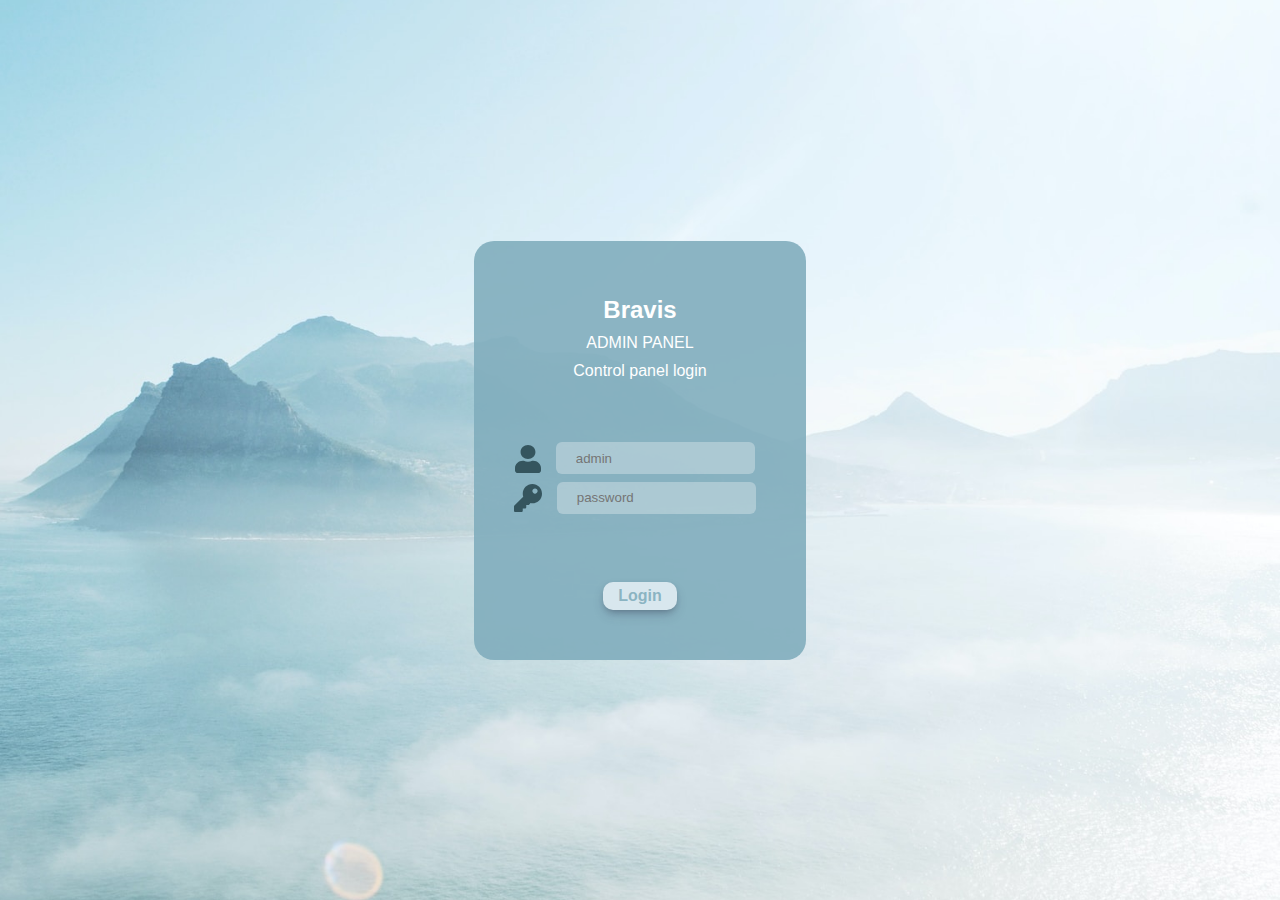
<file: account/login/index.html>
<!DOCTYPE html>
<html lang="en">
<head>
    <meta charset="UTF-8">
    <meta name="viewport" content="width=device-width, initial-scale=1.0">
    <title>Login</title>

    <link rel="stylesheet" href="/css/global/style.css">
    <link rel="stylesheet" href="/css/account/login/login.css">
</head>
<body>
    <div class="background_image">
        <div class="flex_row">
            <form action="" class="flex_col">
                <h2>Bravis</h2>
                <p>ADMIN PANEL</p>
                <p>Control panel login</p>
                <div class="login_form">
                    <div class="">
                        <img src="/image/icon/staff.svg" alt="">
                        <input type="text" placeholder="admin">
                    </div>
                    <div>
                        <img src="/image/icon/key.svg" alt="">
                    <input type="password" placeholder="password">
                    </div>
                </div>
                <br>
                <a href="/index.html" class="login_btn">Login</a>
            </form>
        </div>
    </div>
</body>
</html>
</file>
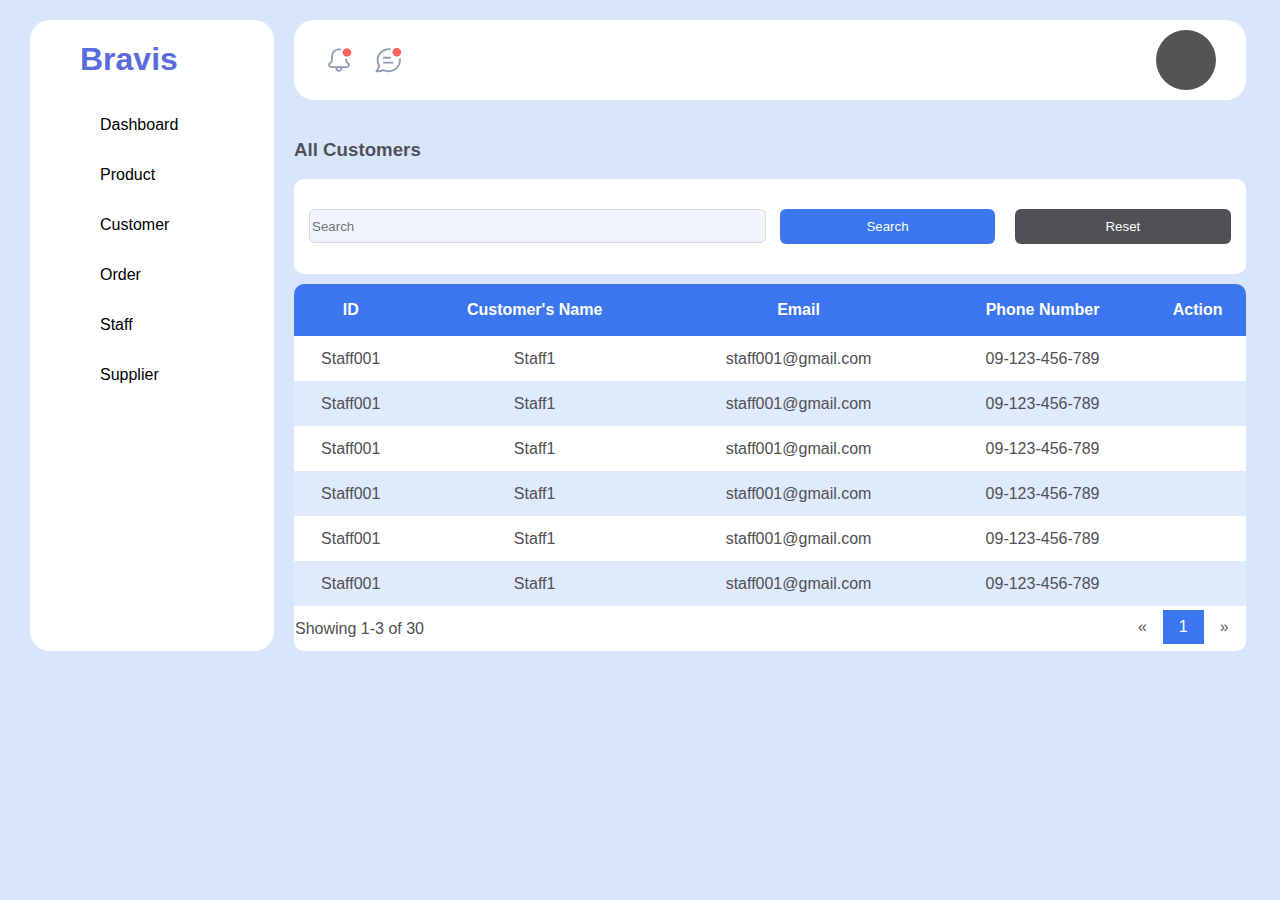
<file: pages/customer/index.html>
<!DOCTYPE html>
<html lang="en">
<head>
    <meta charset="UTF-8">
    <meta name="viewport" content="width=device-width, initial-scale=1.0">
    <title>Customer</title>

    <link rel="stylesheet" href="/css/global/style.css">
    <link rel="stylesheet" href="/css/pages/customer/customer.css">

    <link rel="stylesheet" href="https://cdnjs.cloudflare.com/ajax/libs/font-awesome/6.5.1/css/all.min.css" integrity="sha512-DTOQO9RWCH3ppGqcWaEA1BIZOC6xxalwEsw9c2QQeAIftl+Vegovlnee1c9QX4TctnWMn13TZye+giMm8e2LwA==" crossorigin="anonymous" referrerpolicy="no-referrer" />
</head>
<body>
    <div class="session grid">
        <div class="nav flex_col">
            <a href="/index.html" target="_self">
                <h1 class="nav_text">Bravis</h1>
                <div class="flex_row">
                    <i class="fa-solid fa-house"></i>
                    <p class="nav_text">Dashboard</p>
                </div>
            </a>    
            <a href="/pages/product/index.html" target="_self">
                <div class="flex_row">
                    <i class="fa-solid fa-bag-shopping"></i>
                    <p class="nav_text">Product</p>
                </div>
            </a>
            <a href="/pages/customer/index.html" target="_self">
                <div class="flex_row">
                    <i class="fa-solid fa-users"></i>
                    <p class="nav_text">Customer</p>
                </div>
            </a>
            <a href="/pages/order/index.html" target="_self">
                <div class="flex_row">
                    <i class="fa-solid fa-cart-shopping"></i>
                    <p class="nav_text">Order</p>
                </div>
            </a>
            <a href="/pages/staff/index.html" target="_self">
                <div class="flex_row">
                    <i class="fa-solid fa-user"></i>
                    <p class="nav_text">Staff</p>
                </div>
            </a>
            <a href="/pages/supplier/index.html" target="_self">
                <div class="flex_row">
                    <i class="fa-solid fa-user"></i>
                    <p class="nav_text">Supplier</p>
                </div>
            </a>
        </div>
        <div class="header flex_row">
            <div class="flex_row icons">
                <img src="/image/icon/bell.svg" alt="">
                <img src="/image/icon/msg.svg" alt="">
            </div>
            <div class="user_profile">
            </div>
            
        </div>
        <!-- user Profile Info -->
        <div class="user_profile_info">
            <a href=""><i class="fa-solid fa-gear"></i>Edit Profile</a><br>
            <a href="/account/login/index.html"><i class="fa-solid fa-arrow-right-from-bracket"></i>Log out</a>
     </div>

        <div class="main">
            <h3>All Customers</h3>
            <div class="session1">
                <div class="grid">
                    <input type="text" placeholder="Search">
                    <div class="flex_row">
                        <button class="search_button">Search</button>
                        <button class="reset_button">Reset</button>
                    </div>
                </div>
            </div>
            <div class="session3">
                <div style="overflow-x: auto;">
                    <table>
                        <tr>
                            <th class="first_title">ID</th>
                            <th>Customer's Name</th>
                            <th>Email</th>
                            <th>Phone Number</th>
                            <th class="last_title">Action</th>
                        </tr>
                        <tr>
                            <td>Staff001</td>
                            <td>Staff1</td>
                            <td>staff001@gmail.com</td>
                            <td>09-123-456-789</td>
                            <td>
                                <a href="/pages/customer/edit_customer.html"><i class="fa-solid fa-pen-to-square"></i></a>
                                <i class="fa-regular fa-trash-can"></i>
                            </td>
                        </tr>
                        <tr>
                            <td>Staff001</td>
                            <td>Staff1</td>
                            <td>staff001@gmail.com</td>
                            <td>09-123-456-789</td>
                            <td>
                                <a href="/pages/customer/edit_customer.html"><i class="fa-solid fa-pen-to-square"></i></a>
                                <i class="fa-regular fa-trash-can"></i>
                            </td>
                        </tr>
                        <tr>
                            <td>Staff001</td>
                            <td>Staff1</td>
                            <td>staff001@gmail.com</td>
                            <td>09-123-456-789</td>
                            <td>
                                <a href="/pages/customer/edit_customer.html"><i class="fa-solid fa-pen-to-square"></i></a>
                                <i class="fa-regular fa-trash-can"></i>
                            </td>
                        </tr>
                        <tr>
                            <td>Staff001</td>
                            <td>Staff1</td>
                            <td>staff001@gmail.com</td>
                            <td>09-123-456-789</td>
                            <td>
                                <a href="/pages/customer/edit_customer.html"><i class="fa-solid fa-pen-to-square"></i></a>
                                <i class="fa-regular fa-trash-can"></i>
                            </td>
                        </tr>
                        <tr>
                            <td>Staff001</td>
                            <td>Staff1</td>
                            <td>staff001@gmail.com</td>
                            <td>09-123-456-789</td>
                            <td>
                                <a href="/pages/customer/edit_customer.html"><i class="fa-solid fa-pen-to-square"></i></a>
                                <i class="fa-regular fa-trash-can"></i>
                            </td>
                        </tr>
                        <tr>
                            <td>Staff001</td>
                            <td>Staff1</td>
                            <td>staff001@gmail.com</td>
                            <td>09-123-456-789</td>
                            <td>
                                <a href="/pages/customer/edit_customer.html"><i class="fa-solid fa-pen-to-square"></i></a>
                                <i class="fa-regular fa-trash-can"></i>
                            </td>
                        </tr>
                        <tr>
                            <td colspan="2" class="last_row_left">
                                <div class="page_info">
                                    Showing 1-3 of 30
                                </div>
                            </td>
                            <td colspan="3" class="last_row_right">
                                <div class="pagination">
                                    <a href="#">&laquo;</a>
                                    <a class="active" href="#">1</a>
                                    <a href="#">&raquo;</a>
                                </div>
                            </td>
                        </tr>
                    </table>
                </div>
            </div>
        </div>
    </div>


        <!-- script -->
        <script src="/js/user_profile_info_popup.js"></script>

</body>
</html>
</file>
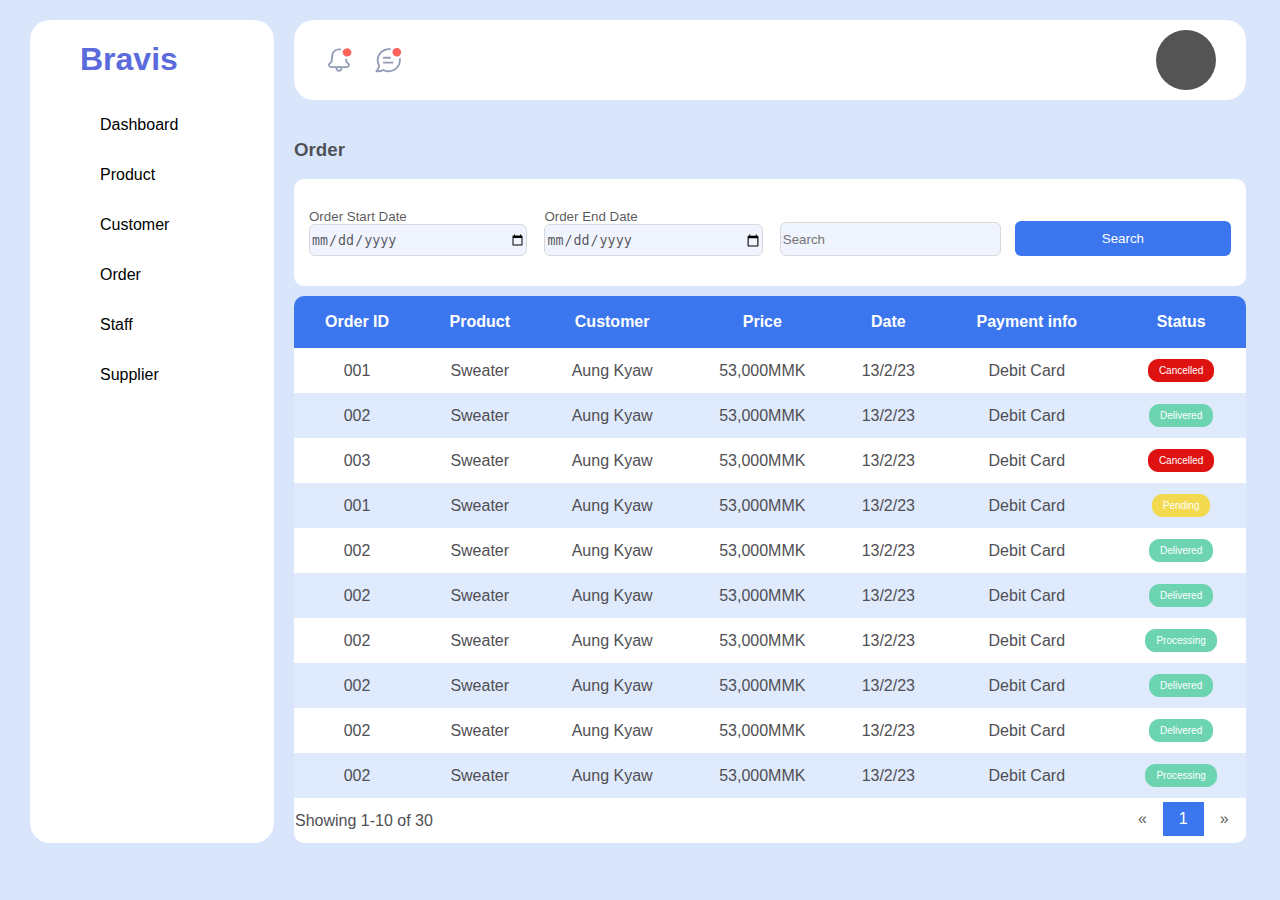
<file: pages/order/index.html>
<!DOCTYPE html>
<html lang="en">
<head>
    <meta charset="UTF-8">
    <meta name="viewport" content="width=device-width, initial-scale=1.0">
    <title>Order</title>

    <link rel="stylesheet" href="/css/global/style.css">
    <link rel="stylesheet" href="/css/pages/order/order.css">

    <link rel="stylesheet" href="https://cdnjs.cloudflare.com/ajax/libs/font-awesome/6.5.1/css/all.min.css" integrity="sha512-DTOQO9RWCH3ppGqcWaEA1BIZOC6xxalwEsw9c2QQeAIftl+Vegovlnee1c9QX4TctnWMn13TZye+giMm8e2LwA==" crossorigin="anonymous" referrerpolicy="no-referrer" />
</head>
<body>
    <div class="session grid">
        <div class="nav flex_col">
            <a href="/index.html" target="_self">
                <h1 class="nav_text">Bravis</h1>
                <div class="flex_row">
                    <i class="fa-solid fa-house"></i>
                    <p class="nav_text">Dashboard</p>
                </div>
            </a>    
            <a href="/pages/product/index.html" target="_self">
                <div class="flex_row">
                    <i class="fa-solid fa-bag-shopping"></i>
                    <p class="nav_text">Product</p>
                </div>
            </a>
            <a href="/pages/customer/index.html" target="_self">
                <div class="flex_row">
                    <i class="fa-solid fa-users"></i>
                    <p class="nav_text">Customer</p>
                </div>
            </a>
            <a href="/pages/order/index.html" target="_self">
                <div class="flex_row">
                    <i class="fa-solid fa-cart-shopping"></i>
                    <p class="nav_text">Order</p>
                </div>
            </a>
            <a href="/pages/staff/index.html" target="_self">
                <div class="flex_row">
                    <i class="fa-solid fa-user"></i>
                    <p class="nav_text">Staff</p>
                </div>
            </a>
            <a href="/pages/supplier/index.html" target="_self">
                <div class="flex_row">
                    <i class="fa-solid fa-user"></i>
                    <p class="nav_text">Supplier</p>
                </div>
            </a>
        </div>
        <div class="header flex_row">
            <div class="flex_row icons">
                <img src="/image/icon/bell.svg" alt="">
                <img src="/image/icon/msg.svg" alt="">
            </div>
            <div class="user_profile">
            </div>
            
        </div>
        <!-- user Profile Info -->
        <div class="user_profile_info">
            <a href=""><i class="fa-solid fa-gear"></i>Edit Profile</a><br>
            <a href="/account/login/index.html"><i class="fa-solid fa-arrow-right-from-bracket"></i>Log out</a>
     </div>

        <div class="main">
            <h3>Order</h3>
            <div class="session1">
                <div class="grid">
                    <div class="flex_col">
                        <small>Order Start Date</small>
                        <input type="date">
                    </div>
                    <div class="flex_col">
                        <small>Order End Date</small>
                        <input type="date">
                    </div>
                    <div>
                        <input type="text" placeholder="Search">
                    </div>
                    <div>
                        <button>Search</button>
                    </div>
                </div>
            </div>
            <div class="session3">
                <div style="overflow-x: auto;">
                    <table>
                        <tr>
                            <th class="first_title">Order ID</th>
                            <th>Product</th>
                            <th>Customer</th>
                            <th>Price</th>
                            <th>Date</th>
                            <th>Payment info</th>
                            <th class="last_title">Status</th>
                        </tr>
                        <tr>
                            <td>001</td>
                            <td>Sweater</td>
                            <td>Aung Kyaw</td>
                            <td>53,000MMK</td>
                            <td>13/2/23</td>
                            <td>Debit Card</td>
                            <td><div class="status status_cancelled">Cancelled</div></td>
                        </tr>
                        <tr>
                            <td>002</td>
                            <td>Sweater</td>
                            <td>Aung Kyaw</td>
                            <td>53,000MMK</td>
                            <td>13/2/23</td>
                            <td>Debit Card</td>
                            <td><div class="status status_complete">Delivered</div></td>
                        </tr>
                        <tr>
                            <td>003</td>
                            <td>Sweater</td>
                            <td>Aung Kyaw</td>
                            <td>53,000MMK</td>
                            <td>13/2/23</td>
                            <td>Debit Card</td>
                            <td><div class="status status_cancelled">Cancelled</div></td>
                        </tr>
                        <tr>
                            <td>001</td>
                            <td>Sweater</td>
                            <td>Aung Kyaw</td>
                            <td>53,000MMK</td>
                            <td>13/2/23</td>
                            <td>Debit Card</td>
                            <td><div class="status status_pending">Pending</div></td>
                        </tr>
                        <tr>
                            <td>002</td>
                            <td>Sweater</td>
                            <td>Aung Kyaw</td>
                            <td>53,000MMK</td>
                            <td>13/2/23</td>
                            <td>Debit Card</td>
                            <td><div class="status status_complete">Delivered</div></td>
                        </tr>
                        <tr>
                            <td>002</td>
                            <td>Sweater</td>
                            <td>Aung Kyaw</td>
                            <td>53,000MMK</td>
                            <td>13/2/23</td>
                            <td>Debit Card</td>
                            <td><div class="status status_complete">Delivered</div></td>
                        </tr>
                        <tr>
                            <td>002</td>
                            <td>Sweater</td>
                            <td>Aung Kyaw</td>
                            <td>53,000MMK</td>
                            <td>13/2/23</td>
                            <td>Debit Card</td>
                            <td><div class="status status_complete">Processing</div></td>
                        </tr>
                        <tr>
                            <td>002</td>
                            <td>Sweater</td>
                            <td>Aung Kyaw</td>
                            <td>53,000MMK</td>
                            <td>13/2/23</td>
                            <td>Debit Card</td>
                            <td><div class="status status_complete">Delivered</div></td>
                        </tr>
                        <tr>
                            <td>002</td>
                            <td>Sweater</td>
                            <td>Aung Kyaw</td>
                            <td>53,000MMK</td>
                            <td>13/2/23</td>
                            <td>Debit Card</td>
                            <td><div class="status status_complete">Delivered</div></td>
                        </tr>
                        <tr>
                            <td>002</td>
                            <td>Sweater</td>
                            <td>Aung Kyaw</td>
                            <td>53,000MMK</td>
                            <td>13/2/23</td>
                            <td>Debit Card</td>
                            <td><div class="status status_complete">Processing</div></td>
                        </tr>
                        <tr>
                            <td colspan="2" class="last_row_left">
                                <div class="page_info">
                                    Showing 1-10 of 30
                                </div>
                            </td>
                            <td colspan="5" class="last_row_right">
                                <div class="pagination">
                                    <a href="#">&laquo;</a>
                                    <a class="active" href="#">1</a>
                                    <a href="#">&raquo;</a>
                                </div>
                            </td>
                        </tr>
                        
                    </table>
                </div>
            </div>
        </div>
    </div>


        <!-- script -->
        <script src="/js/user_profile_info_popup.js"></script>

</body>
</html>
</file>
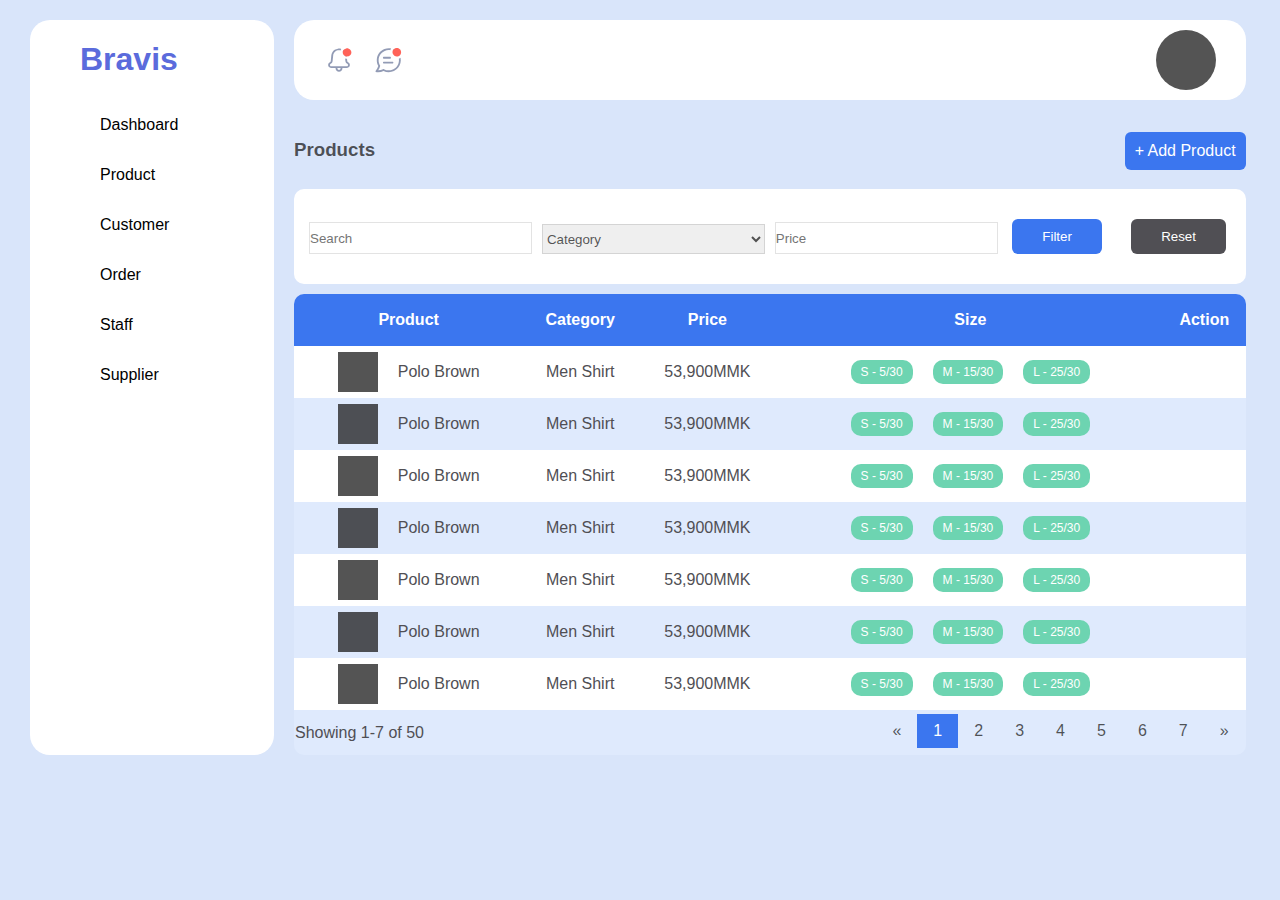
<file: pages/product/index.html>
<!DOCTYPE html>
<html lang="en">
<head>
    <meta charset="UTF-8">
    <meta name="viewport" content="width=device-width, initial-scale=1.0">
    <title>Document</title>

    <link rel="stylesheet" href="/css/global/style.css">
    <link rel="stylesheet" href="/css/pages/product/product.css">

    <link rel="stylesheet" href="https://cdnjs.cloudflare.com/ajax/libs/font-awesome/6.5.1/css/all.min.css" integrity="sha512-DTOQO9RWCH3ppGqcWaEA1BIZOC6xxalwEsw9c2QQeAIftl+Vegovlnee1c9QX4TctnWMn13TZye+giMm8e2LwA==" crossorigin="anonymous" referrerpolicy="no-referrer" />
</head>
<body>
    <div class="session grid">
        <div class="nav flex_col">
            <a href="/index.html" target="_self">
                <h1 class="nav_text">Bravis</h1>
                <div class="flex_row">
                    <i class="fa-solid fa-house"></i>
                    <p class="nav_text">Dashboard</p>
                </div>
            </a>    
            <a href="/pages/product/index.html" target="_self">
                <div class="flex_row">
                    <i class="fa-solid fa-bag-shopping"></i>
                    <p class="nav_text">Product</p>
                </div>
            </a>
            <a href="/pages/customer/index.html" target="_self">
                <div class="flex_row">
                    <i class="fa-solid fa-users"></i>
                    <p class="nav_text">Customer</p>
                </div>
            </a>
            <a href="/pages/order/index.html" target="_self">
                <div class="flex_row">
                    <i class="fa-solid fa-cart-shopping"></i>
                    <p class="nav_text">Order</p>
                </div>
            </a>
            <a href="/pages/staff/index.html" target="_self">
                <div class="flex_row">
                    <i class="fa-solid fa-user"></i>
                    <p class="nav_text">Staff</p>
                </div>
            </a>
            <a href="/pages/supplier/index.html" target="_self">
                <div class="flex_row">
                    <i class="fa-solid fa-user"></i>
                    <p class="nav_text">Supplier</p>
                </div>
            </a>
        </div>
        <div class="header flex_row">
            <div class="flex_row icons">
                <img src="/image/icon/bell.svg" alt="">
                <img src="/image/icon/msg.svg" alt="">
            </div>
            <div class="user_profile">
            </div>
            
        </div>
        <!-- user Profile Info -->
        <div class="user_profile_info">
            <a href=""><i class="fa-solid fa-gear"></i>Edit Profile</a><br>
            <a href="/account/login/index.html"><i class="fa-solid fa-arrow-right-from-bracket"></i>Log out</a>
     </div>

        <div class="main">
            <div class="session1 flex_row">
                <h3>Products</h3>
                <a href="../product/add_product.html">+ Add Product</a>
            </div>
            <div class="session2">
                <div class="grid">
                    <input type="text" placeholder="Search">
                    <select name="" id="">
                        <option value="">Category</option>
                    </select>
                    <input type="text" placeholder="Price">
                    <div class="buttons flex_row">
                        <button class="filter_button">Filter</button>
                        <button class="reset_button">Reset</button>
                    </div>
                </div>
            </div>
            <div class="session3">
                <div style="overflow-x: auto;">
                    <table>
                        <tr>
                            <th class="first_title">Product</th>
                            <th>Category</th>
                            <th>Price</th>
                            <th>Size</th>
                            <th class="last_title">Action</th>
                        </tr>
                        <tr>
                            <td>
                                <div class="item_flex_row flex_row">
                                    <div class="product_img"></div>
                                    <div>Polo Brown</div>
                                </div>
                            </td>
                            <td>Men Shirt</td>
                            <td>53,900MMK</td>
                            <td>
                                <div class="sizes flex_row">
                                    <div class="box_green">S - 5/30</div>
                                    <div class="box_green">M - 15/30</div>
                                    <div class="box_green">L - 25/30</div>
                                </div>
                            </td>
                            <td>
                                <a href="/pages/product/edit_product.html"><i class="fa-solid fa-pen-to-square"></i></a>
                                <i class="fa-regular fa-trash-can"></i>
                            </td>
                        </tr>
                        <tr>
                            <td>
                                <div class="item_flex_row flex_row">
                                    <div class="product_img"></div>
                                    <div>Polo Brown</div>
                                </div>
                            </td>
                            <td>Men Shirt</td>
                            <td>53,900MMK</td>
                            <td>
                                <div class="sizes flex_row">
                                    <div class="box_green">S - 5/30</div>
                                    <div class="box_green">M - 15/30</div>
                                    <div class="box_green">L - 25/30</div>
                                </div>
                            </td>
                            <td>
                                <a href="/pages/product/edit_product.html"><i class="fa-solid fa-pen-to-square"></i></a>
                                <i class="fa-regular fa-trash-can"></i>
                            </td>
                        </tr>
                        <tr>
                            <td>
                                <div class="item_flex_row flex_row">
                                    <div class="product_img"></div>
                                    <div>Polo Brown</div>
                                </div>
                            </td>
                            <td>Men Shirt</td>
                            <td>53,900MMK</td>
                            <td>
                                <div class="sizes flex_row">
                                    <div class="box_green">S - 5/30</div>
                                    <div class="box_green">M - 15/30</div>
                                    <div class="box_green">L - 25/30</div>
                                </div>
                            </td>
                            <td>
                                <a href="/pages/product/edit_product.html"><i class="fa-solid fa-pen-to-square"></i></a>
                                <i class="fa-regular fa-trash-can"></i>
                            </td>
                        </tr>
                        <tr>
                            <td>
                                <div class="item_flex_row flex_row">
                                    <div class="product_img"></div>
                                    <div>Polo Brown</div>
                                </div>
                            </td>
                            <td>Men Shirt</td>
                            <td>53,900MMK</td>
                            <td>
                                <div class="sizes flex_row">
                                    <div class="box_green">S - 5/30</div>
                                    <div class="box_green">M - 15/30</div>
                                    <div class="box_green">L - 25/30</div>
                                </div>
                            </td>
                            <td>
                                <a href="/pages/product/edit_product.html"><i class="fa-solid fa-pen-to-square"></i></a>
                                <i class="fa-regular fa-trash-can"></i>
                            </td>
                        </tr>
                        <tr>
                            <td>
                                <div class="item_flex_row flex_row">
                                    <div class="product_img"></div>
                                    <div>Polo Brown</div>
                                </div>
                            </td>
                            <td>Men Shirt</td>
                            <td>53,900MMK</td>
                            <td>
                                <div class="sizes flex_row">
                                    <div class="box_green">S - 5/30</div>
                                    <div class="box_green">M - 15/30</div>
                                    <div class="box_green">L - 25/30</div>
                                </div>
                            </td>
                            <td>
                                <a href="/pages/product/edit_product.html"><i class="fa-solid fa-pen-to-square"></i></a>
                                <i class="fa-regular fa-trash-can"></i>
                            </td>
                        </tr>
                        <tr>
                            <td>
                                <div class="item_flex_row flex_row">
                                    <div class="product_img"></div>
                                    <div>Polo Brown</div>
                                </div>
                            </td>
                            <td>Men Shirt</td>
                            <td>53,900MMK</td>
                            <td>
                                <div class="sizes flex_row">
                                    <div class="box_green">S - 5/30</div>
                                    <div class="box_green">M - 15/30</div>
                                    <div class="box_green">L - 25/30</div>
                                </div>
                            </td>
                            <td>
                                <a href="/pages/product/edit_product.html"><i class="fa-solid fa-pen-to-square"></i></a>
                                <i class="fa-regular fa-trash-can"></i>
                            </td>
                        </tr>
                        <tr>
                            <td>
                                <div class="item_flex_row flex_row">
                                    <div class="product_img"></div>
                                    <div>Polo Brown</div>
                                </div>
                            </td>
                            <td>Men Shirt</td>
                            <td>53,900MMK</td>
                            <td>
                                <div class="sizes flex_row">
                                    <div class="box_green">S - 5/30</div>
                                    <div class="box_green">M - 15/30</div>
                                    <div class="box_green">L - 25/30</div>
                                </div>
                            </td>
                            <td>
                                <a href="/pages/product/edit_product.html"><i class="fa-solid fa-pen-to-square"></i></a>
                                <i class="fa-regular fa-trash-can"></i>
                            </td>
                        </tr>
    
                        
                        <!-- last -->
                        <tr>
                            <td colspan="2" class="last_row_left">
                                <div class="page_info">
                                    Showing 1-7 of 50
                                </div>
                            </td>
                            <td colspan="3" class="last_row_right">
                                <div class="pagination">
                                    <a href="#">&laquo;</a>
                                    <a class="active" href="#">1</a>
                                    <a href="#">2</a>
                                    <a href="#">3</a>
                                    <a href="#">4</a>
                                    <a href="#">5</a>
                                    <a href="#">6</a>
                                    <a href="#">7</a>
                                    <a href="#">&raquo;</a>
                                </div>
                            </td>
                        </tr>
                    </table>
                </div>

            </div>
        </div>
    </div>

        <!-- script -->
        <script src="/js/user_profile_info_popup.js"></script>

</body>
</html>
</file>
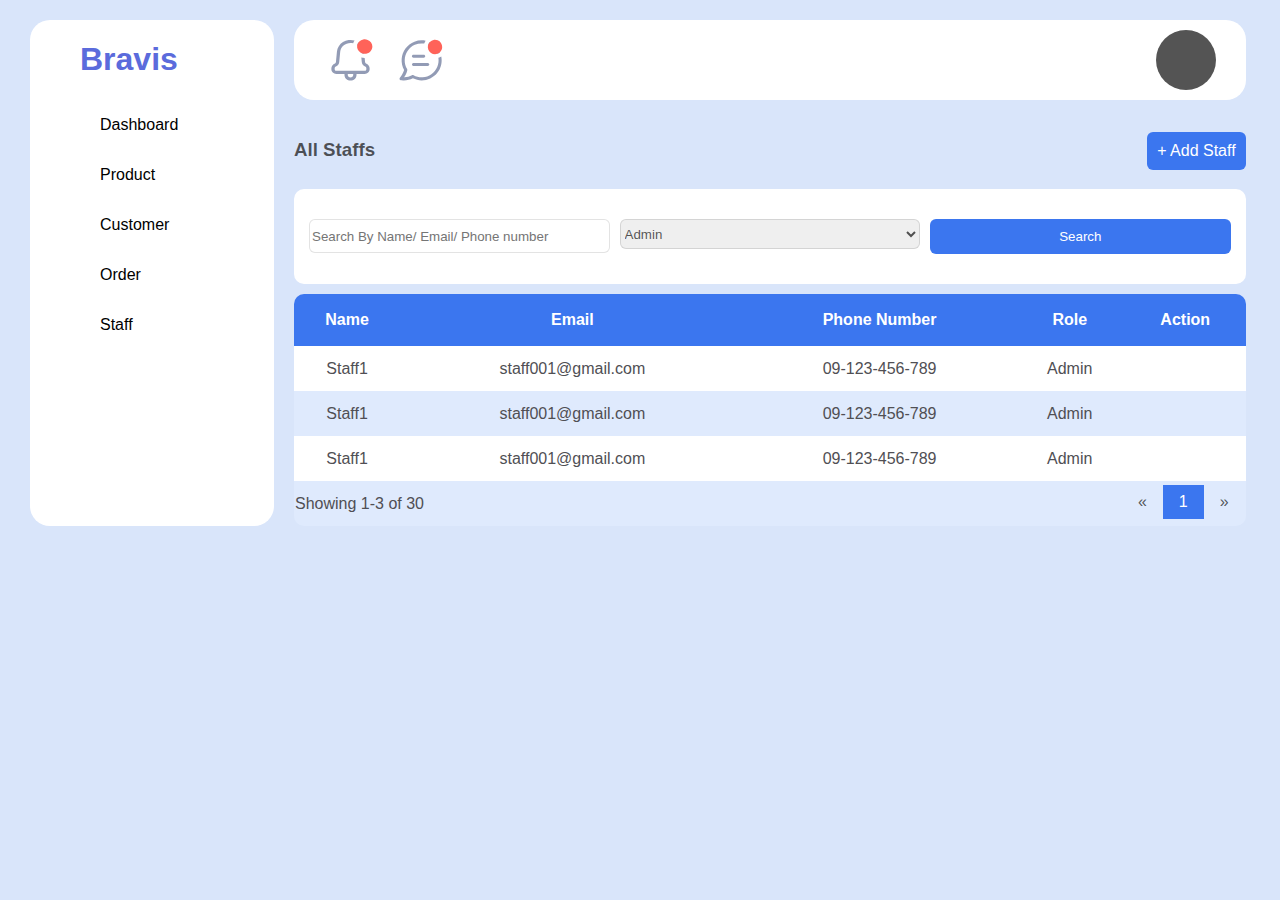
<file: pages/staff/index.html>
<!DOCTYPE html>
<html lang="en">
<head>
    <meta charset="UTF-8">
    <meta name="viewport" content="width=device-width, initial-scale=1.0">
    <title>Staff</title>

    <link rel="stylesheet" href="/css/global/style.css">
    <link rel="stylesheet" href="/css/pages/staff/staff.css">

    <link rel="stylesheet" href="https://cdnjs.cloudflare.com/ajax/libs/font-awesome/6.5.1/css/all.min.css" integrity="sha512-DTOQO9RWCH3ppGqcWaEA1BIZOC6xxalwEsw9c2QQeAIftl+Vegovlnee1c9QX4TctnWMn13TZye+giMm8e2LwA==" crossorigin="anonymous" referrerpolicy="no-referrer" />
</head>
<body>
    <div class="session grid">
        <div class="nav flex_col">
            <a href="/index.html" target="_self">
                <h1>Bravis</h1>
                <div class="flex_row">
                    <i class="fa-solid fa-house"></i>
                    <p>Dashboard</p>
                </div>
            </a>    
            <a href="" target="_self">
                <div class="flex_row">
                    <i class="fa-solid fa-bag-shopping"></i>
                    <p>Product</p>
                </div>
            </a>
            <a href="" target="_self">
                <div class="flex_row">
                    <i class="fa-solid fa-users"></i>
                    <p>Customer</p>
                </div>
            </a>
            <a href="" target="_self">
                <div class="flex_row">
                    <i class="fa-solid fa-cart-shopping"></i>
                    <p>Order</p>
                </div>
            </a>
            <a href="" target="_self">
                <div class="flex_row">
                    <i class="fa-solid fa-user"></i>
                    <p>Staff</p>
                </div>
            </a>

        </div>
        <div class="header flex_row">
            <div class="flex_row">
                <img src="/image/icon/bell.svg" alt="">
                <img src="/image/icon/msg.svg" alt="">
            </div>
            <div class="user_profile">
            </div>
            
        </div>
        <div class="main">
            <div class="session1 flex_row">
                <h3>All Staffs</h3>
                <a href="../product/add_staff.html">+ Add Staff</a>
            </div>
            <div class="session2">
                <div class="grid">
                    <input type="text" placeholder="Search By Name/ Email/ Phone number">
                    <select name="" id="">
                        <option value="">Admin</option>
                    </select>
                    <button>Search</button>
                </div>
            </div>
            <div class="session3">
                <table>
                    <tr>
                        <th class="first_title">Name</th>
                        <th>Email</th>
                        <th>Phone Number</th>
                        <th>Role</th>
                        <th class="last_title">Action</th>
                    </tr>
                    <tr>
                        <td>Staff1</td>
                        <td>staff001@gmail.com</td>
                        <td>09-123-456-789</td>
                        <td>Admin</td>
                        <td>
                            <i class="fa-solid fa-pen-to-square"></i>
                            <i class="fa-regular fa-trash-can"></i>
                        </td>
                    </tr>
                    <tr>
                        <td>Staff1</td>
                        <td>staff001@gmail.com</td>
                        <td>09-123-456-789</td>
                        <td>Admin</td>
                        <td>
                            <i class="fa-solid fa-pen-to-square"></i>
                            <i class="fa-regular fa-trash-can"></i>
                        </td>
                    </tr>
                    <tr>
                        <td>Staff1</td>
                        <td>staff001@gmail.com</td>
                        <td>09-123-456-789</td>
                        <td>Admin</td>
                        <td>
                            <i class="fa-solid fa-pen-to-square"></i>
                            <i class="fa-regular fa-trash-can"></i>
                        </td>
                    </tr>
                    <tr>
                        <td colspan="2" class="last_row_left">
                            <div class="page_info">
                                Showing 1-3 of 30
                            </div>
                        </td>
                        <td colspan="3" class="last_row_right">
                            <div class="pagination">
                                <a href="#">&laquo;</a>
                                <a class="active" href="#">1</a>
                                <a href="#">&raquo;</a>
                            </div>
                        </td>
                    </tr>
                </table>
            </div>
        </div>
    </div>
</body>
</html>
</file>
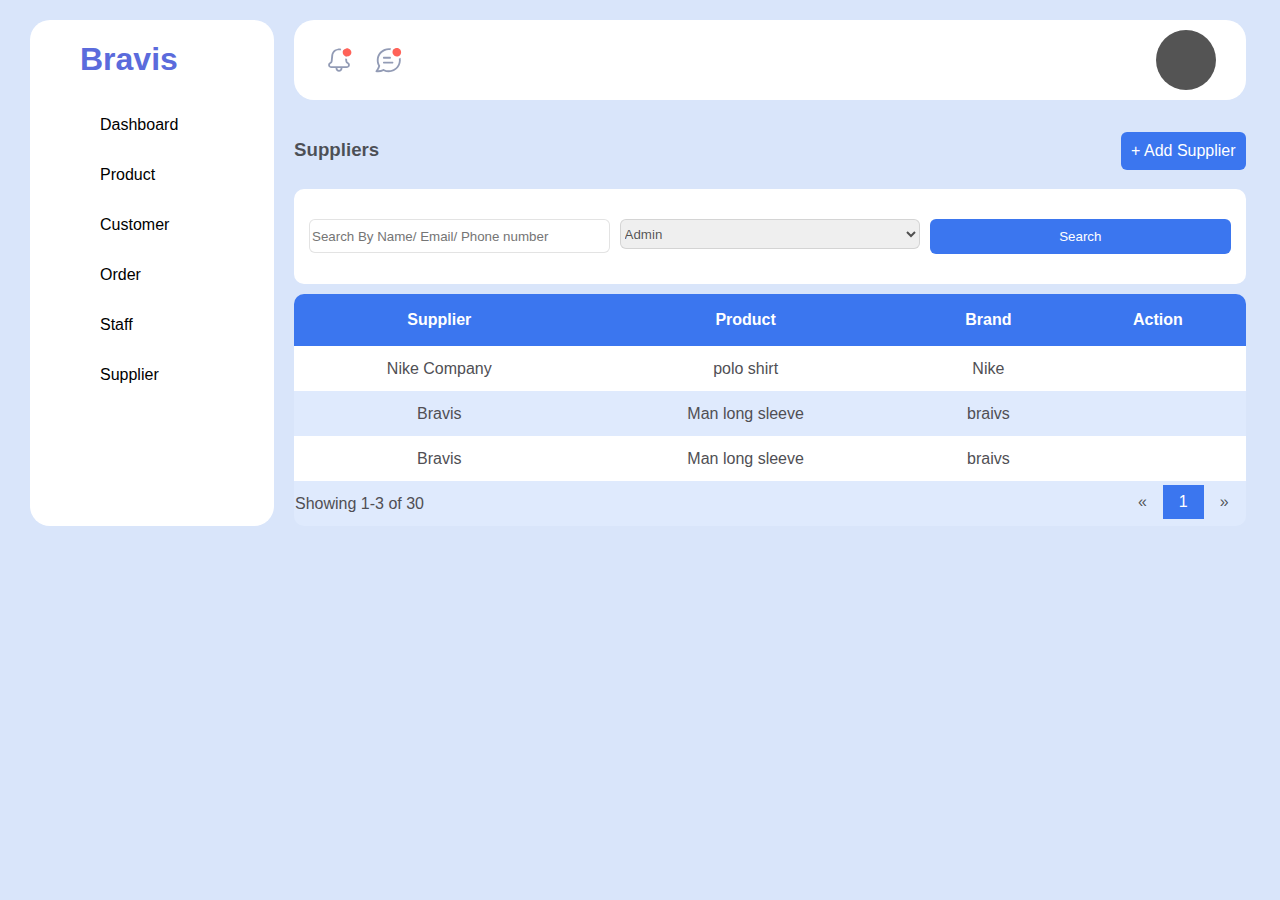
<file: pages/supplier/index.html>
<!DOCTYPE html>
<html lang="en">
<head>
    <meta charset="UTF-8">
    <meta name="viewport" content="width=device-width, initial-scale=1.0">
    <title>Supplier</title>

    <link rel="stylesheet" href="/css/global/style.css">
    <link rel="stylesheet" href="/css/pages/staff/staff.css">

    <link rel="stylesheet" href="https://cdnjs.cloudflare.com/ajax/libs/font-awesome/6.5.1/css/all.min.css" integrity="sha512-DTOQO9RWCH3ppGqcWaEA1BIZOC6xxalwEsw9c2QQeAIftl+Vegovlnee1c9QX4TctnWMn13TZye+giMm8e2LwA==" crossorigin="anonymous" referrerpolicy="no-referrer" />
</head>
<body>
    <div class="session grid">
        <div class="nav flex_col">
            <a href="/index.html" target="_self">
                <h1 class="nav_text">Bravis</h1>
                <div class="flex_row">
                    <i class="fa-solid fa-house"></i>
                    <p class="nav_text">Dashboard</p>
                </div>
            </a>    
            <a href="/pages/product/index.html" target="_self">
                <div class="flex_row">
                    <i class="fa-solid fa-bag-shopping"></i>
                    <p class="nav_text">Product</p>
                </div>
            </a>
            <a href="/pages/customer/index.html" target="_self">
                <div class="flex_row">
                    <i class="fa-solid fa-users"></i>
                    <p class="nav_text">Customer</p>
                </div>
            </a>
            <a href="/pages/order/index.html" target="_self">
                <div class="flex_row">
                    <i class="fa-solid fa-cart-shopping"></i>
                    <p class="nav_text">Order</p>
                </div>
            </a>
            <a href="/pages/staff/index.html" target="_self">
                <div class="flex_row">
                    <i class="fa-solid fa-user"></i>
                    <p class="nav_text">Staff</p>
                </div>
            </a>
            <a href="/pages/supplier/index.html" target="_self">
                <div class="flex_row">
                    <i class="fa-solid fa-user"></i>
                    <p class="nav_text">Supplier</p>
                </div>
            </a>
        </div>
        <div class="header flex_row">
            <div class="flex_row icons">
                <img src="/image/icon/bell.svg" alt="">
                <img src="/image/icon/msg.svg" alt="">
            </div>
            <div class="user_profile">
            </div>
            
        </div>
        <!-- user Profile Info -->
        <div class="user_profile_info">
            <a href=""><i class="fa-solid fa-gear"></i>Edit Profile</a><br>
            <a href="/account/login/index.html"><i class="fa-solid fa-arrow-right-from-bracket"></i>Log out</a>
     </div>

        <div class="main">
            <div class="session1 flex_row">
                <h3>Suppliers</h3>
                <a href="/pages/supplier/add_supplier.html">+ Add Supplier</a>
            </div>
            <div class="session2">
                <div class="grid">
                    <input type="text" placeholder="Search By Name/ Email/ Phone number">
                    <select name="" id="">
                        <option value="">Admin</option>
                    </select>
                    <button>Search</button>
                </div>
            </div>
            <div class="session3">
                <div style="overflow-x: auto;">
                    <table>
                        <tr>
                            <th class="first_title">Supplier</th>
                            <th>Product</th>
                            <th>Brand</th>
                            <th class="last_title">Action</th>
                        </tr>
                        <tr>
                            <td>Nike Company</td>
                            <td>polo shirt</td>
                            <td>Nike</td>
                            <td>
                                <a href="/pages/supplier/update_supplier.html"><i class="fa-solid fa-pen-to-square"></i></a>
                                <i class="fa-regular fa-trash-can"></i>
                            </td>
                        </tr>
                        <tr>
                            <td>Bravis</td>
                            <td>Man long sleeve</td>
                            <td>braivs</td>
                            <td>
                                <i class="fa-solid fa-pen-to-square"></i>
                                <i class="fa-regular fa-trash-can"></i>
                            </td>
                        </tr>
                        <tr>
                            <td>Bravis</td>
                            <td>Man long sleeve</td>
                            <td>braivs</td>
                            <td>
                                <i class="fa-solid fa-pen-to-square"></i>
                                <i class="fa-regular fa-trash-can"></i>
                            </td>
                        </tr>
                        <tr>
                            <td colspan="2" class="last_row_left">
                                <div class="page_info">
                                    Showing 1-3 of 30
                                </div>
                            </td>
                            <td colspan="3" class="last_row_right">
                                <div class="pagination">
                                    <a href="#">&laquo;</a>
                                    <a class="active" href="#">1</a>
                                    <a href="#">&raquo;</a>
                                </div>
                            </td>
                        </tr>
                    </table>
                </div>
            </div>
        </div>
    </div>


        <!-- script -->
        <script src="/js/user_profile_info_popup.js"></script>

</body>
</html>
</file>
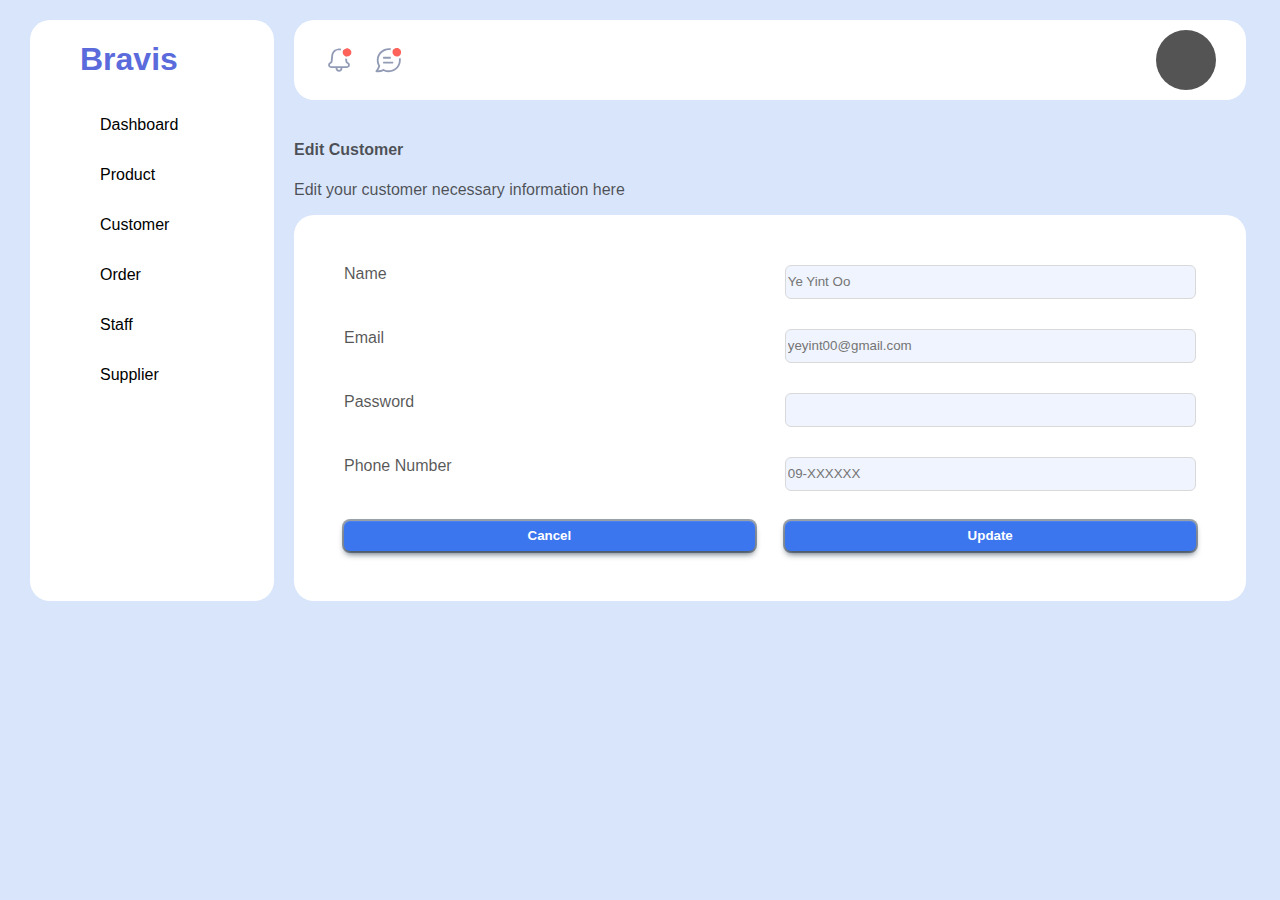
<file: pages/customer/edit_customer.html>
<!DOCTYPE html>
<html lang="en">
<head>
    <meta charset="UTF-8">
    <meta name="viewport" content="width=device-width, initial-scale=1.0">
    <title>Update Staff</title>

    <link rel="stylesheet" href="/css/global/style.css">
    <link rel="stylesheet" href="/css/pages/customer/edit_customer.css">

    <link rel="stylesheet" href="https://cdnjs.cloudflare.com/ajax/libs/font-awesome/6.5.1/css/all.min.css" integrity="sha512-DTOQO9RWCH3ppGqcWaEA1BIZOC6xxalwEsw9c2QQeAIftl+Vegovlnee1c9QX4TctnWMn13TZye+giMm8e2LwA==" crossorigin="anonymous" referrerpolicy="no-referrer" />
</head>
<body>
    <div class="session grid">
        <div class="nav flex_col">
            <a href="/index.html" target="_self">
                <h1 class="nav_text">Bravis</h1>
                <div class="flex_row">
                    <i class="fa-solid fa-house"></i>
                    <p class="nav_text">Dashboard</p>
                </div>
            </a>    
            <a href="/pages/product/index.html" target="_self">
                <div class="flex_row">
                    <i class="fa-solid fa-bag-shopping"></i>
                    <p class="nav_text">Product</p>
                </div>
            </a>
            <a href="/pages/customer/index.html" target="_self">
                <div class="flex_row">
                    <i class="fa-solid fa-users"></i>
                    <p class="nav_text">Customer</p>
                </div>
            </a>
            <a href="/pages/order/index.html" target="_self">
                <div class="flex_row">
                    <i class="fa-solid fa-cart-shopping"></i>
                    <p class="nav_text">Order</p>
                </div>
            </a>
            <a href="/pages/staff/index.html" target="_self">
                <div class="flex_row">
                    <i class="fa-solid fa-user"></i>
                    <p class="nav_text">Staff</p>
                </div>
            </a>
            <a href="/pages/supplier/index.html" target="_self">
                <div class="flex_row">
                    <i class="fa-solid fa-user"></i>
                    <p class="nav_text">Supplier</p>
                </div>
            </a>
        </div>
        <div class="header flex_row">
            <div class="flex_row icons">
                <img src="/image/icon/bell.svg" alt="">
                <img src="/image/icon/msg.svg" alt="">
            </div>
            <div class="user_profile">
            </div>
            
        </div>
        <!-- user Profile Info -->
        <div class="user_profile_info">
            <a href=""><i class="fa-solid fa-gear"></i>Edit Profile</a><br>
            <a href="/account/login/index.html"><i class="fa-solid fa-arrow-right-from-bracket"></i>Log out</a>
     </div>

        <div class="main">
            <h4><b>Edit Customer</b></h4>
            <p>Edit your customer necessary information here</p>
            <div class="update_customer_form">
                <div class="grid">
                    <div>Name</div>
                    <input type="text" placeholder="Ye Yint Oo">
                    <div>Email</div>
                    <input type="email" placeholder="yeyint00@gmail.com">
                    <div>Password</div>
                    <input type="password">
                    <div>Phone Number</div>
                    <input type="text" placeholder="09-XXXXXX">
                    <button>Cancel</button>
                    <button>Update</button>
                </div>
            </div>
        </div>
    </div>

    <!-- script -->
    <script src="/js/user_profile_info_popup.js"></script>
</body>
</html>
</file>
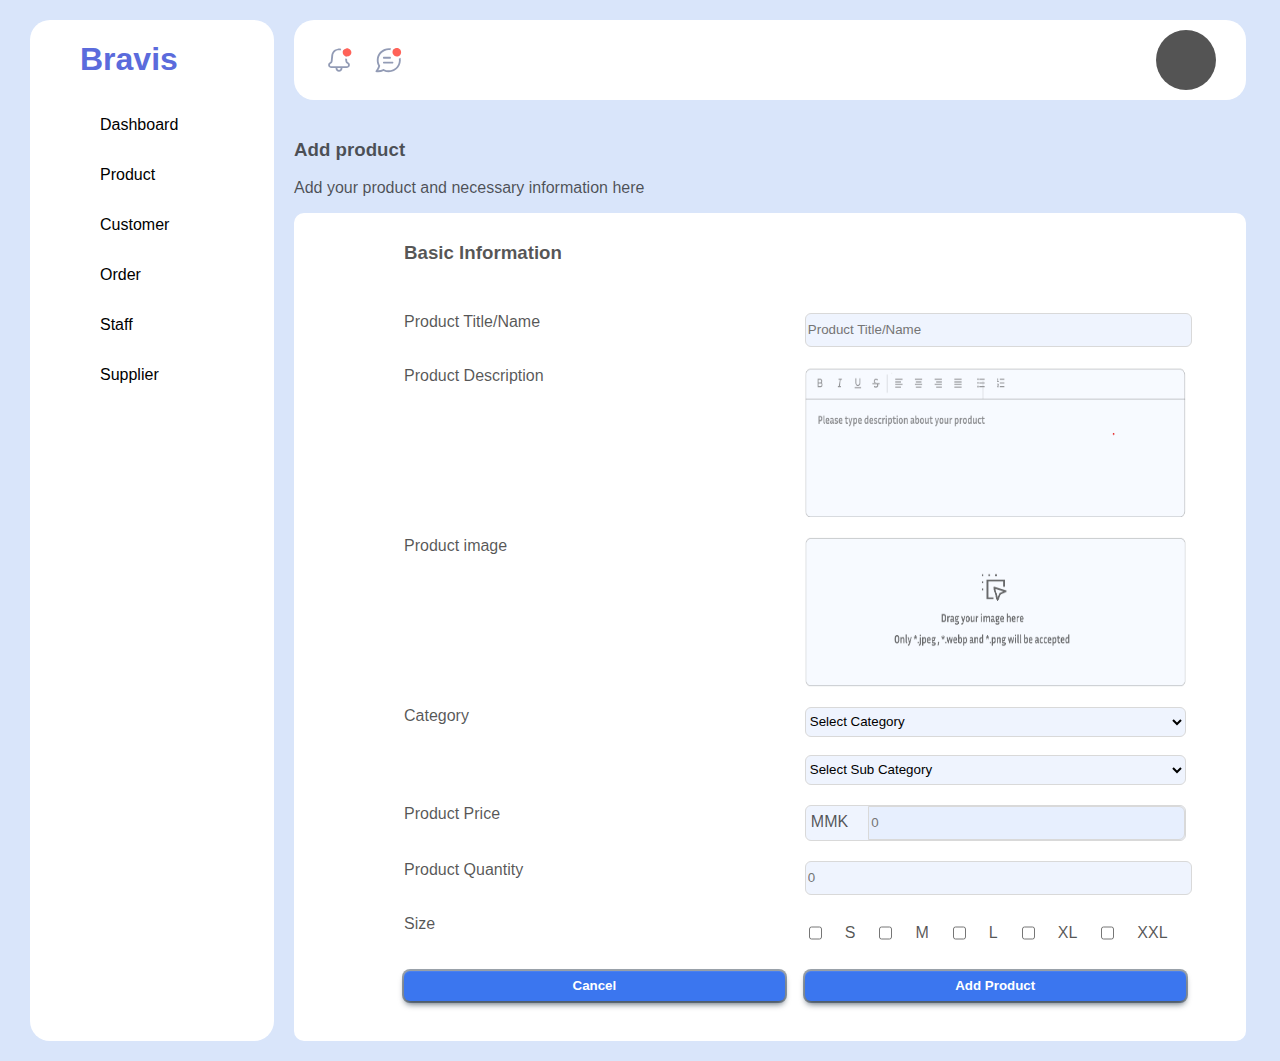
<file: pages/product/add_product.html>
<!DOCTYPE html>
<html lang="en">
<head>
    <meta charset="UTF-8">
    <meta name="viewport" content="width=device-width, initial-scale=1.0">
    <title>Add Product</title>

    <link rel="stylesheet" href="/css/global/style.css">
    <link rel="stylesheet" href="/css/pages/product/add_product.css">

     <!-- summer note css -->
     <!-- <link href="https://cdn.jsdelivr.net/npm/summernote@0.8.18/dist/summernote.min.css" rel="stylesheet"> -->
     <!-- <link href="https://stackpath.bootstrapcdn.com/bootstrap/3.4.1/css/bootstrap.min.css" rel="stylesheet"> -->

    <link rel="stylesheet" href="https://cdnjs.cloudflare.com/ajax/libs/font-awesome/6.5.1/css/all.min.css" integrity="sha512-DTOQO9RWCH3ppGqcWaEA1BIZOC6xxalwEsw9c2QQeAIftl+Vegovlnee1c9QX4TctnWMn13TZye+giMm8e2LwA==" crossorigin="anonymous" referrerpolicy="no-referrer" />
</head>
<body>
    <div class="session grid">
        <div class="nav flex_col">
            <a href="/index.html" target="_self">
                <h1 class="nav_text">Bravis</h1>
                <div class="flex_row">
                    <i class="fa-solid fa-house"></i>
                    <p class="nav_text">Dashboard</p>
                </div>
            </a>    
            <a href="/pages/product/index.html" target="_self">
                <div class="flex_row">
                    <i class="fa-solid fa-bag-shopping"></i>
                    <p class="nav_text">Product</p>
                </div>
            </a>
            <a href="/pages/customer/index.html" target="_self">
                <div class="flex_row">
                    <i class="fa-solid fa-users"></i>
                    <p class="nav_text">Customer</p>
                </div>
            </a>
            <a href="/pages/order/index.html" target="_self">
                <div class="flex_row">
                    <i class="fa-solid fa-cart-shopping"></i>
                    <p class="nav_text">Order</p>
                </div>
            </a>
            <a href="/pages/staff/index.html" target="_self">
                <div class="flex_row">
                    <i class="fa-solid fa-user"></i>
                    <p class="nav_text">Staff</p>
                </div>
            </a>
            <a href="/pages/supplier/index.html" target="_self">
                <div class="flex_row">
                    <i class="fa-solid fa-user"></i>
                    <p class="nav_text">Supplier</p>
                </div>
            </a>
        </div>
        <div class="header flex_row">
            <div class="flex_row icons">
                <img src="/image/icon/bell.svg" alt="">
                <img src="/image/icon/msg.svg" alt="">
            </div>
            <div class="user_profile">
            </div>
            
        </div>
        <!-- user Profile Info -->
        <div class="user_profile_info">
            <a href=""><i class="fa-solid fa-gear"></i>Edit Profile</a><br>
            <a href="/account/login/index.html"><i class="fa-solid fa-arrow-right-from-bracket"></i>Log out</a>
     </div>

        <div class="main">
            <h3><b>Add product</b></h3>
            <p>Add your product and necessary information here</p>
            <div class="add_product_form">
                <h3>
                   Basic Information
                </h3>
                <div class="add_product_grid grid">
                    <div>Product Title/Name</div>
                    <input type="text" placeholder="Product Title/Name">

                    <div>Product Description</div>
                    <img src="/image/summbernote.png" alt="" style="width: 100%; height: 150px;">

                    <div>Product image</div>
                    <img src="/image/file_drag.png" alt="" style="width: 100%; height: 150px;">

                    <div>Category</div>
                    <div>
                        <select name="" id="">
                            <option value="">Select Category</option>
                        </select><br><br>
                        <select name="" id="">
                            <option value="">Select Sub Category</option>
                        </select>
                    </div>

                    <div>Product Price</div>
                    <div class="product_price flex_row">
                        <div>MMK</div>
                        <input type="text" placeholder="0">
                    </div>
                    <div>Product Quantity</div>
                    <input type="text" placeholder="0">
                    <div>Size</div>
                    <div class="size flex_row">
                        <input type="checkbox">S
                        <input type="checkbox">M
                        <input type="checkbox">L
                        <input type="checkbox">XL
                        <input type="checkbox">XXL
                    </div>
                    <button class="buttons">Cancel</button>
                    <button class="buttons">Add Product</button>
                </div>
                   
            </div>
        </div>
    </div>
    

    <!-- script -->
    <script src="/js/user_profile_info_popup.js"></script>

    <!-- scripts -->
    <!-- <script src="https://cdn.jsdelivr.net/npm/summernote@0.8.18/dist/summernote.min.js"></script> -->
</body>
</html>
</file>
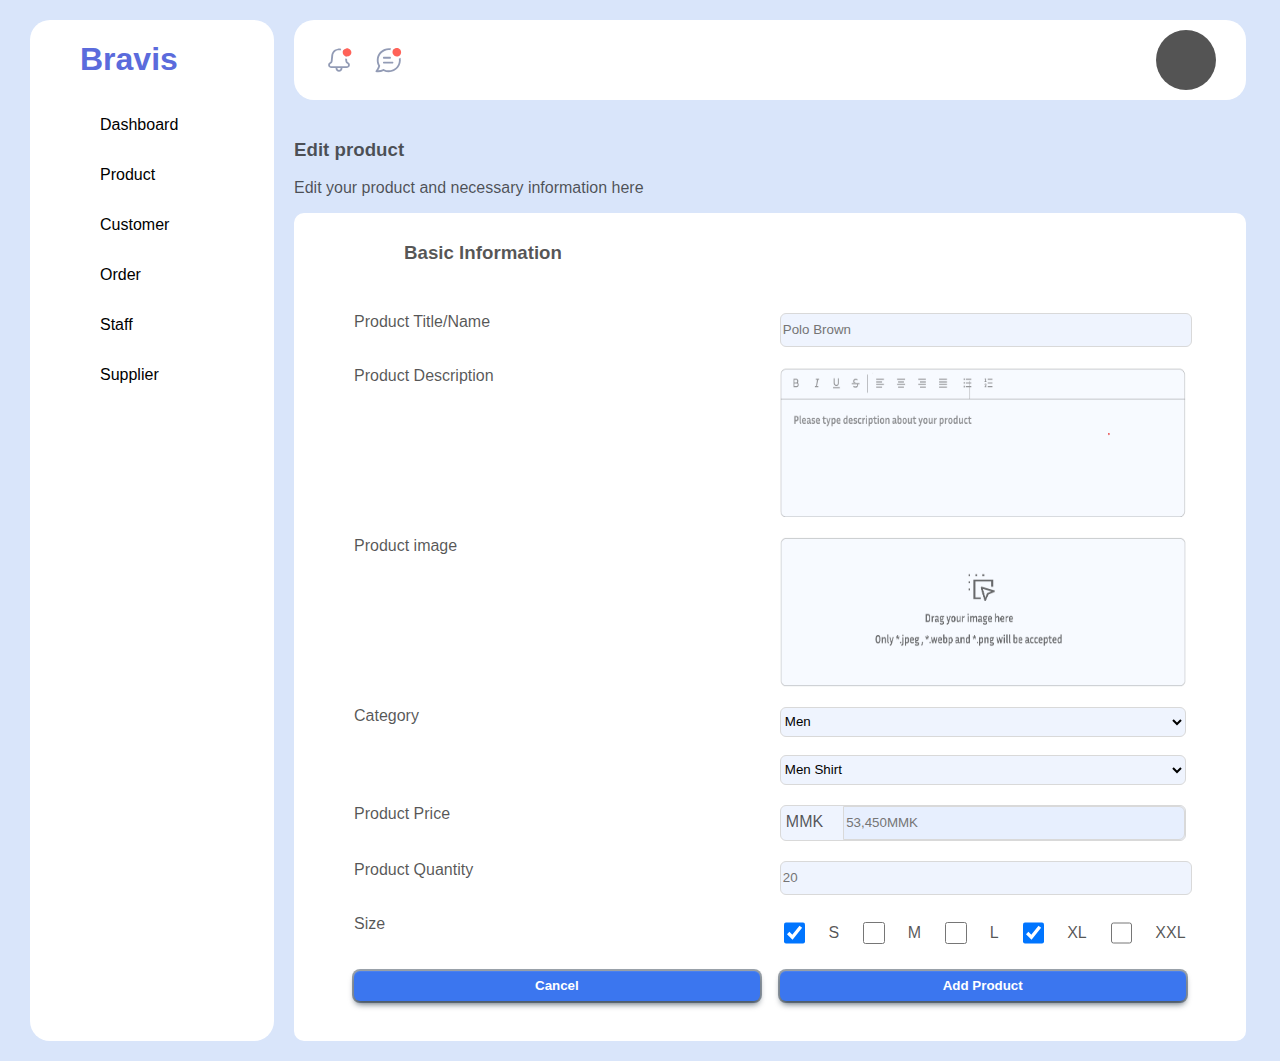
<file: pages/product/edit_product.html>
<!DOCTYPE html>
<html lang="en">
<head>
    <meta charset="UTF-8">
    <meta name="viewport" content="width=device-width, initial-scale=1.0">
    <title>Add Product</title>

    <link rel="stylesheet" href="/css/global/style.css">
    <link rel="stylesheet" href="/css/pages/product/edit_product.css">

     <!-- summer note css -->
     <!-- <link href="https://cdn.jsdelivr.net/npm/summernote@0.8.18/dist/summernote.min.css" rel="stylesheet"> -->
     <!-- <link href="https://stackpath.bootstrapcdn.com/bootstrap/3.4.1/css/bootstrap.min.css" rel="stylesheet"> -->

    <link rel="stylesheet" href="https://cdnjs.cloudflare.com/ajax/libs/font-awesome/6.5.1/css/all.min.css" integrity="sha512-DTOQO9RWCH3ppGqcWaEA1BIZOC6xxalwEsw9c2QQeAIftl+Vegovlnee1c9QX4TctnWMn13TZye+giMm8e2LwA==" crossorigin="anonymous" referrerpolicy="no-referrer" />
</head>
<body>
    <div class="session grid">
        <div class="nav flex_col">
            <a href="/index.html" target="_self">
                <h1 class="nav_text">Bravis</h1>
                <div class="flex_row">
                    <i class="fa-solid fa-house"></i>
                    <p class="nav_text">Dashboard</p>
                </div>
            </a>    
            <a href="/pages/product/index.html" target="_self">
                <div class="flex_row">
                    <i class="fa-solid fa-bag-shopping"></i>
                    <p class="nav_text">Product</p>
                </div>
            </a>
            <a href="/pages/customer/index.html" target="_self">
                <div class="flex_row">
                    <i class="fa-solid fa-users"></i>
                    <p class="nav_text">Customer</p>
                </div>
            </a>
            <a href="/pages/order/index.html" target="_self">
                <div class="flex_row">
                    <i class="fa-solid fa-cart-shopping"></i>
                    <p class="nav_text">Order</p>
                </div>
            </a>
            <a href="/pages/staff/index.html" target="_self">
                <div class="flex_row">
                    <i class="fa-solid fa-user"></i>
                    <p class="nav_text">Staff</p>
                </div>
            </a>
            <a href="/pages/supplier/index.html" target="_self">
                <div class="flex_row">
                    <i class="fa-solid fa-user"></i>
                    <p class="nav_text">Supplier</p>
                </div>
            </a>
        </div>
        <div class="header flex_row">
            <div class="flex_row icons">
                <img src="/image/icon/bell.svg" alt="">
                <img src="/image/icon/msg.svg" alt="">
            </div>
            <div class="user_profile">
            </div>
            
        </div>
        <!-- user Profile Info -->
        <div class="user_profile_info">
            <a href=""><i class="fa-solid fa-gear"></i>Edit Profile</a><br>
            <a href="/account/login/index.html"><i class="fa-solid fa-arrow-right-from-bracket"></i>Log out</a>
     </div>

        <div class="main">
            <h3>Edit product</h3>
            <p>Edit your product and necessary information here</p>
            <div class="edit_product_form">
                <h3>
                   Basic Information
                </h3>
                <div class="edit_product_grid grid">
                    <div>Product Title/Name</div>
                    <input type="text" placeholder="Polo Brown">

                    <div>Product Description</div>
                    <img src="/image/summbernote.png" alt="" style="width: 100%; height: 150px;">

                    <div>Product image</div>
                    <img src="/image/file_drag.png" alt="" style="width: 100%; height: 150px;">

                    <div>Category</div>
                    <div>
                        <select name="" id="">
                            <option value="">Men</option>
                        </select><br><br>
                        <select name="" id="">
                            <option value="">Men Shirt</option>
                        </select>
                    </div>

                    <div>Product Price</div>
                    <div class="product_price flex_row">
                        <div>MMK</div>
                        <input type="text" placeholder="53,450MMK">
                    </div>
                    <div>Product Quantity</div>
                    <input type="text" placeholder="20">
                    <div>Size</div>
                    <div class="size flex_row">
                        <input type="checkbox" checked>S
                        <input type="checkbox">M
                        <input type="checkbox">L
                        <input type="checkbox" checked>XL
                        <input type="checkbox">XXL
                    </div>
                    <button class="buttons">Cancel</button>
                    <button class="buttons">Add Product</button>
                </div>
                   
            </div>
        </div>
    </div>
    

    <!-- script -->
    <script src="/js/user_profile_info_popup.js"></script>

    <!-- scripts -->
    <!-- <script src="https://cdn.jsdelivr.net/npm/summernote@0.8.18/dist/summernote.min.js"></script> -->
</body>
</html>
</file>
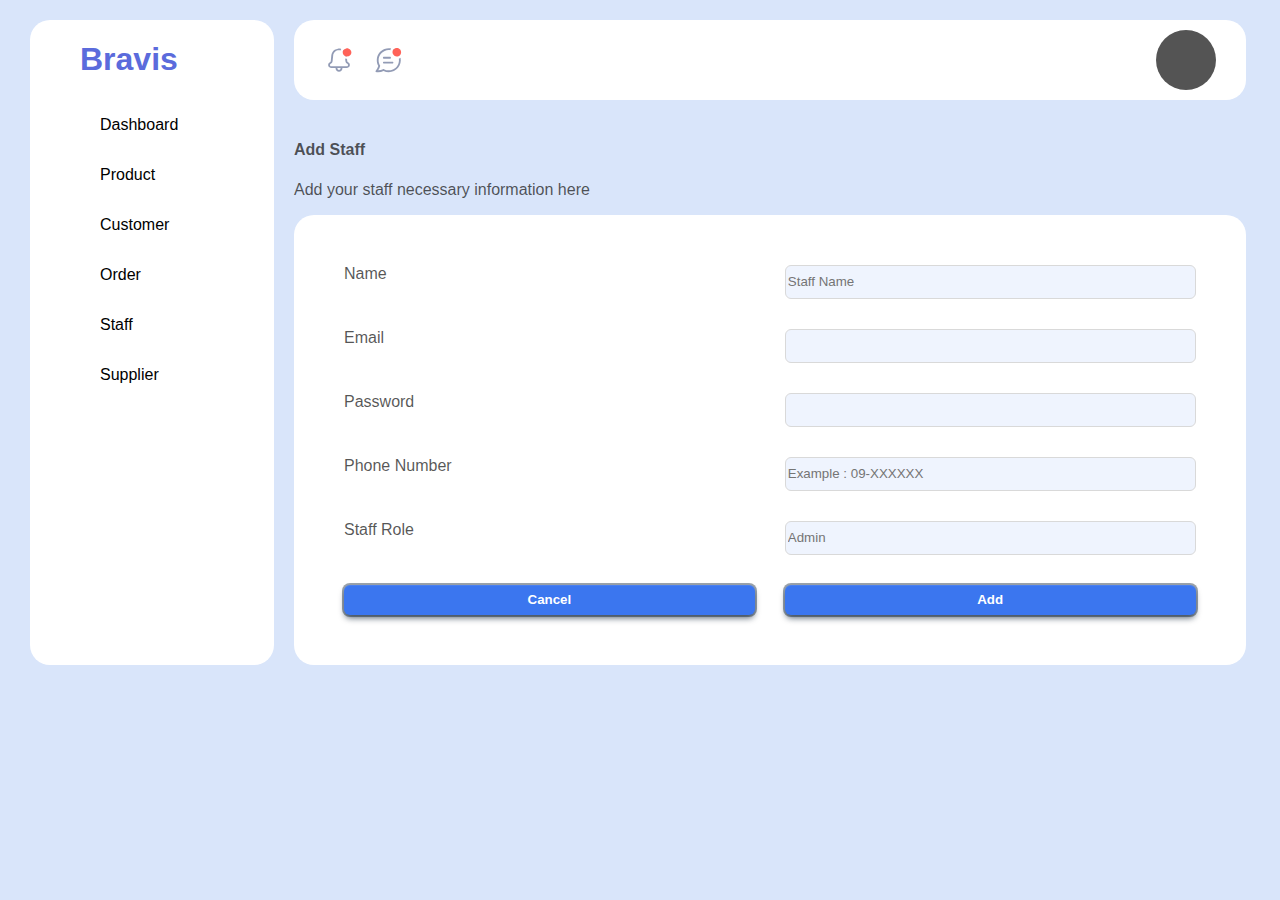
<file: pages/staff/add_staff.html>
<!DOCTYPE html>
<html lang="en">
<head>
    <meta charset="UTF-8">
    <meta name="viewport" content="width=device-width, initial-scale=1.0">
    <title>Add Staff</title>

    <link rel="stylesheet" href="/css/global/style.css">
    <link rel="stylesheet" href="/css/pages/staff/add_staff.css">

    <link rel="stylesheet" href="https://cdnjs.cloudflare.com/ajax/libs/font-awesome/6.5.1/css/all.min.css" integrity="sha512-DTOQO9RWCH3ppGqcWaEA1BIZOC6xxalwEsw9c2QQeAIftl+Vegovlnee1c9QX4TctnWMn13TZye+giMm8e2LwA==" crossorigin="anonymous" referrerpolicy="no-referrer" />
</head>
<body>
    <div class="session grid">
        <div class="nav flex_col">
            <a href="/index.html" target="_self">
                <h1 class="nav_text">Bravis</h1>
                <div class="flex_row">
                    <i class="fa-solid fa-house"></i>
                    <p class="nav_text">Dashboard</p>
                </div>
            </a>    
            <a href="/pages/product/index.html" target="_self">
                <div class="flex_row">
                    <i class="fa-solid fa-bag-shopping"></i>
                    <p class="nav_text">Product</p>
                </div>
            </a>
            <a href="/pages/customer/index.html" target="_self">
                <div class="flex_row">
                    <i class="fa-solid fa-users"></i>
                    <p class="nav_text">Customer</p>
                </div>
            </a>
            <a href="/pages/order/index.html" target="_self">
                <div class="flex_row">
                    <i class="fa-solid fa-cart-shopping"></i>
                    <p class="nav_text">Order</p>
                </div>
            </a>
            <a href="/pages/staff/index.html" target="_self">
                <div class="flex_row">
                    <i class="fa-solid fa-user"></i>
                    <p class="nav_text">Staff</p>
                </div>
            </a>
            <a href="/pages/supplier/index.html" target="_self">
                <div class="flex_row">
                    <i class="fa-solid fa-user"></i>
                    <p class="nav_text">Supplier</p>
                </div>
            </a>
        </div>
        <div class="header flex_row">
            <div class="flex_row icons">
                <img src="/image/icon/bell.svg" alt="">
                <img src="/image/icon/msg.svg" alt="">
            </div>
            <div class="user_profile">
            </div>
            
        </div>
        <!-- user Profile Info -->
        <div class="user_profile_info">
            <a href=""><i class="fa-solid fa-gear"></i>Edit Profile</a><br>
            <a href="/account/login/index.html"><i class="fa-solid fa-arrow-right-from-bracket"></i>Log out</a>
        </div>

        <div class="main">
            <h4><b>Add Staff</b></h4>
            <p>Add your staff necessary information here</p>
            <div class="add_staff_form">
                <div class="grid">
                    <div>Name</div>
                    <input type="text" placeholder="Staff Name">
                    <div>Email</div>
                    <input type="email">
                    <div>Password</div>
                    <input type="password">
                    <div>Phone Number</div>
                    <input type="text" placeholder="Example : 09-XXXXXX">
                    <div>Staff Role</div>
                    <input type="text" placeholder="Admin">
                    <button>Cancel</button>
                    <button>Add</button>
                </div>
            </div>
        </div>
    </div>


        <!-- script -->
        <script src="/js/user_profile_info_popup.js"></script>

</body>
</html>
</file>
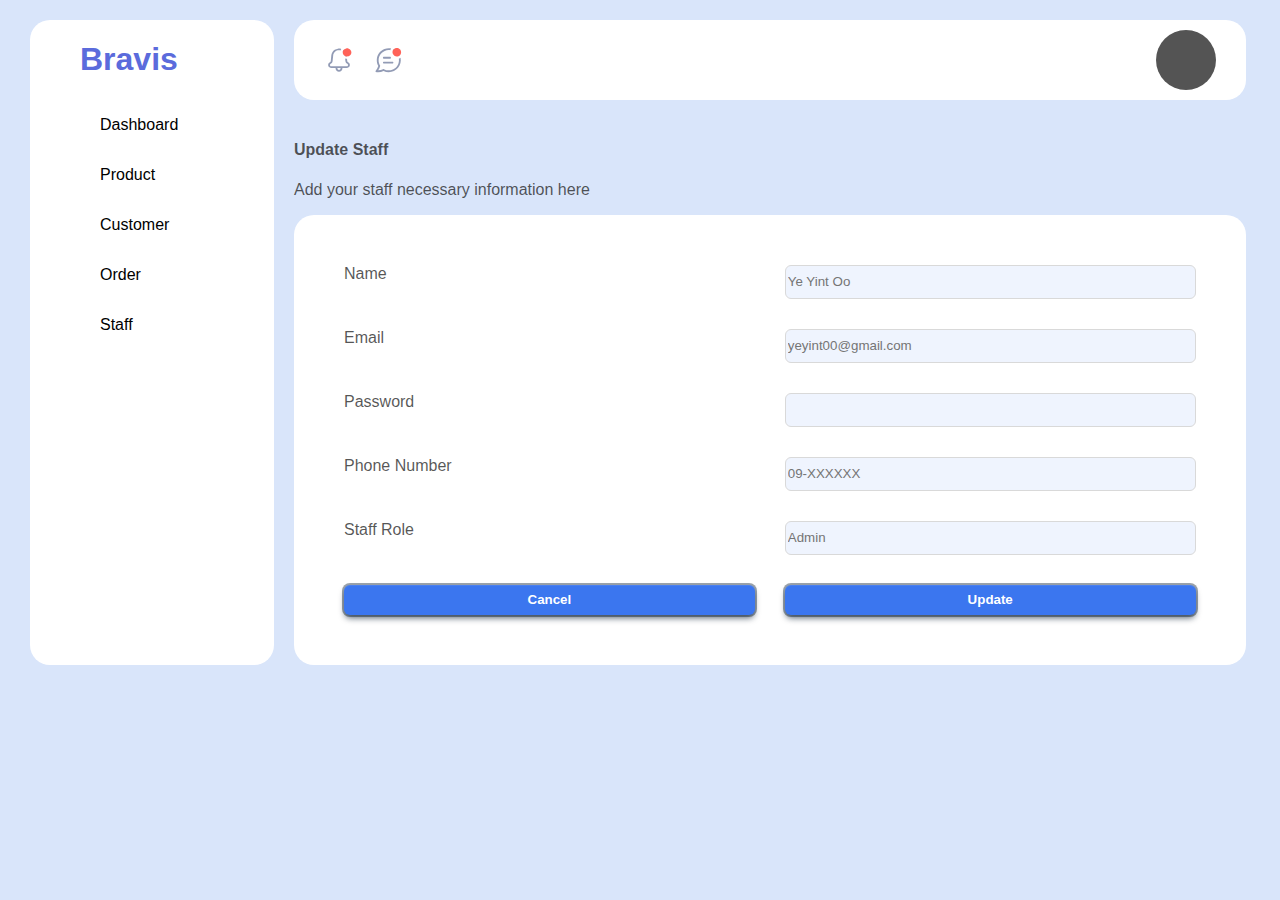
<file: pages/staff/update_staff.html>
<!DOCTYPE html>
<html lang="en">
<head>
    <meta charset="UTF-8">
    <meta name="viewport" content="width=device-width, initial-scale=1.0">
    <title>Update Staff</title>

    <link rel="stylesheet" href="/css/global/style.css">
    <link rel="stylesheet" href="/css/pages/staff/update_staff.css">

    <link rel="stylesheet" href="https://cdnjs.cloudflare.com/ajax/libs/font-awesome/6.5.1/css/all.min.css" integrity="sha512-DTOQO9RWCH3ppGqcWaEA1BIZOC6xxalwEsw9c2QQeAIftl+Vegovlnee1c9QX4TctnWMn13TZye+giMm8e2LwA==" crossorigin="anonymous" referrerpolicy="no-referrer" />
</head>
<body>
    <div class="session grid">
        <div class="nav flex_col">
            <a href="/index.html" target="_self">
                <h1 class="nav_text">Bravis</h1>
                <div class="flex_row">
                    <i class="fa-solid fa-house"></i>
                    <p class="nav_text">Dashboard</p>
                </div>
            </a>    
            <a href="/pages/product/index.html" target="_self">
                <div class="flex_row">
                    <i class="fa-solid fa-bag-shopping"></i>
                    <p class="nav_text">Product</p>
                </div>
            </a>
            <a href="/pages/customer/index.html" target="_self">
                <div class="flex_row">
                    <i class="fa-solid fa-users"></i>
                    <p class="nav_text">Customer</p>
                </div>
            </a>
            <a href="" target="_self">
                <div class="flex_row">
                    <i class="fa-solid fa-cart-shopping"></i>
                    <p class="nav_text">Order</p>
                </div>
            </a>
            <a href="" target="_self">
                <div class="flex_row">
                    <i class="fa-solid fa-user"></i>
                    <p class="nav_text">Staff</p>
                </div>
            </a>

        </div>
        <div class="header flex_row">
            <div class="flex_row icons">
                <img src="/image/icon/bell.svg" alt="">
                <img src="/image/icon/msg.svg" alt="">
            </div>
            <div class="user_profile">
            </div>    
        </div>
        <!-- user Profile Info -->
        <div class="user_profile_info">
            <a href=""><i class="fa-solid fa-gear"></i>Edit Profile</a><br>
            <a href="/account/login/index.html"><i class="fa-solid fa-arrow-right-from-bracket"></i>Log out</a>
        </div>

        <div class="main">
            <h4><b>Update Staff</b></h4>
            <p>Add your staff necessary information here</p>
            <div class="update_staff_form">
                <div class="grid">
                    <div>Name</div>
                    <input type="text" placeholder="Ye Yint Oo">
                    <div>Email</div>
                    <input type="email" placeholder="yeyint00@gmail.com">
                    <div>Password</div>
                    <input type="password">
                    <div>Phone Number</div>
                    <input type="text" placeholder="09-XXXXXX">
                    <div>Staff Role</div>
                    <input type="text" placeholder="Admin">
                    <button>Cancel</button>
                    <button>Update</button>
                </div>
            </div>
        </div>
    </div>


        <!-- script -->
        <script src="/js/user_profile_info_popup.js"></script>

</body>
</html>
</file>
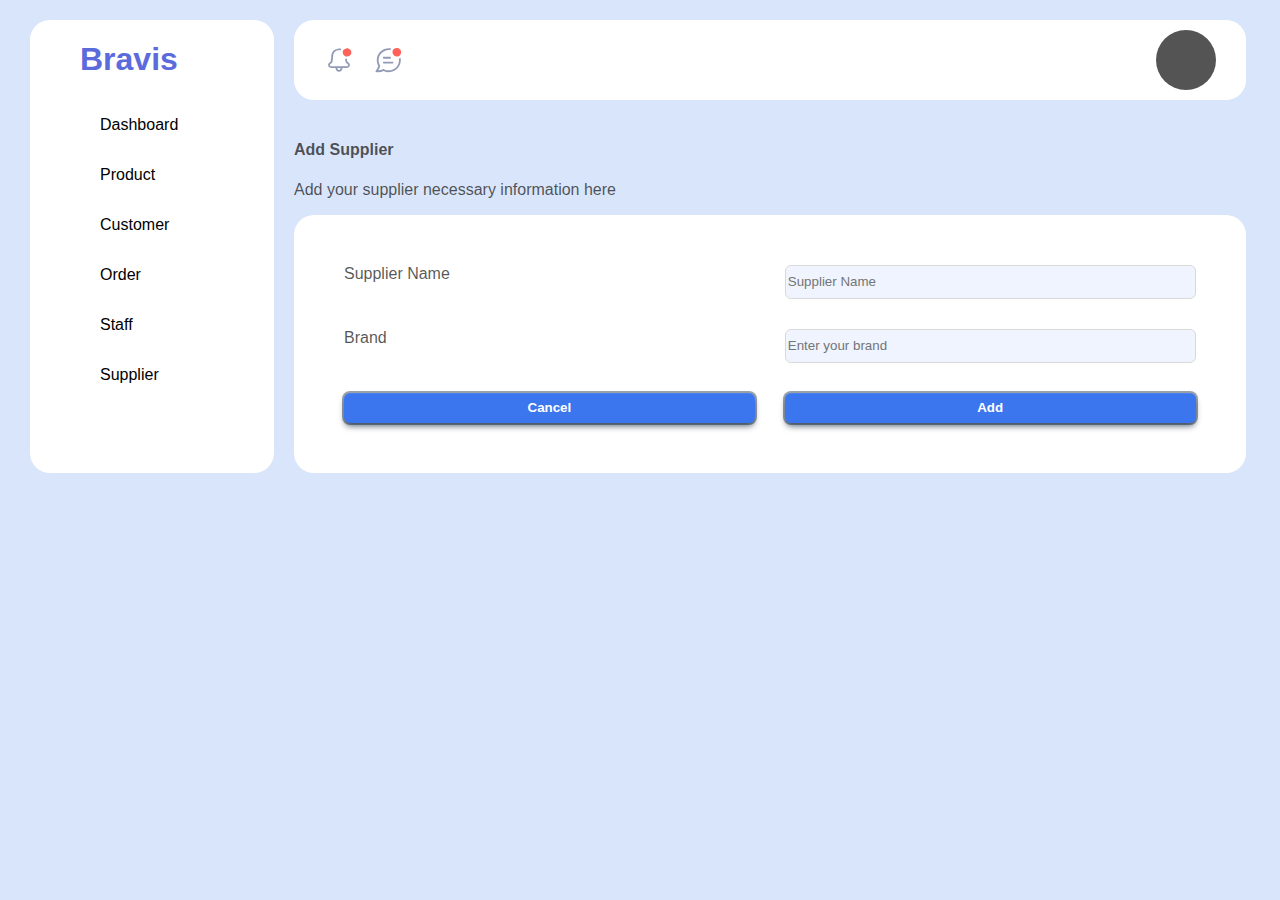
<file: pages/supplier/add_supplier.html>
<!DOCTYPE html>
<html lang="en">
<head>
    <meta charset="UTF-8">
    <meta name="viewport" content="width=device-width, initial-scale=1.0">
    <title>Add Staff</title>

    <link rel="stylesheet" href="/css/global/style.css">
    <link rel="stylesheet" href="/css/pages/staff/add_staff.css">

    <link rel="stylesheet" href="https://cdnjs.cloudflare.com/ajax/libs/font-awesome/6.5.1/css/all.min.css" integrity="sha512-DTOQO9RWCH3ppGqcWaEA1BIZOC6xxalwEsw9c2QQeAIftl+Vegovlnee1c9QX4TctnWMn13TZye+giMm8e2LwA==" crossorigin="anonymous" referrerpolicy="no-referrer" />
</head>
<body>
    <div class="session grid">
        <div class="nav flex_col">
            <a href="/index.html" target="_self">
                <h1 class="nav_text">Bravis</h1>
                <div class="flex_row">
                    <i class="fa-solid fa-house"></i>
                    <p class="nav_text">Dashboard</p>
                </div>
            </a>    
            <a href="/pages/product/index.html" target="_self">
                <div class="flex_row">
                    <i class="fa-solid fa-bag-shopping"></i>
                    <p class="nav_text">Product</p>
                </div>
            </a>
            <a href="/pages/customer/index.html" target="_self">
                <div class="flex_row">
                    <i class="fa-solid fa-users"></i>
                    <p class="nav_text">Customer</p>
                </div>
            </a>
            <a href="/pages/order/index.html" target="_self">
                <div class="flex_row">
                    <i class="fa-solid fa-cart-shopping"></i>
                    <p class="nav_text">Order</p>
                </div>
            </a>
            <a href="/pages/staff/index.html" target="_self">
                <div class="flex_row">
                    <i class="fa-solid fa-user"></i>
                    <p class="nav_text">Staff</p>
                </div>
            </a>
            <a href="/pages/supplier/index.html" target="_self">
                <div class="flex_row">
                    <i class="fa-solid fa-user"></i>
                    <p class="nav_text">Supplier</p>
                </div>
            </a>
        </div>
        <div class="header flex_row">
            <div class="flex_row icons">
                <img src="/image/icon/bell.svg" alt="">
                <img src="/image/icon/msg.svg" alt="">
            </div>
            <div class="user_profile">
            </div>
            
        </div>
        <!-- user Profile Info -->
        <div class="user_profile_info">
            <a href=""><i class="fa-solid fa-gear"></i>Edit Profile</a><br>
            <a href="/account/login/index.html"><i class="fa-solid fa-arrow-right-from-bracket"></i>Log out</a>
        </div>

        <div class="main">
            <h4><b>Add Supplier</b></h4>
            <p>Add your supplier necessary information here</p>
            <div class="add_staff_form">
                <div class="grid">
                    <div> Supplier Name</div>
                    <input type="text" placeholder="Supplier Name">
                    <div>Brand</div>
                    <input type="text" placeholder="Enter your brand">
                    <button>Cancel</button>
                    <button>Add</button>
                </div>
            </div>
        </div>
    </div>


        <!-- script -->
        <script src="/js/user_profile_info_popup.js"></script>

</body>
</html>
</file>
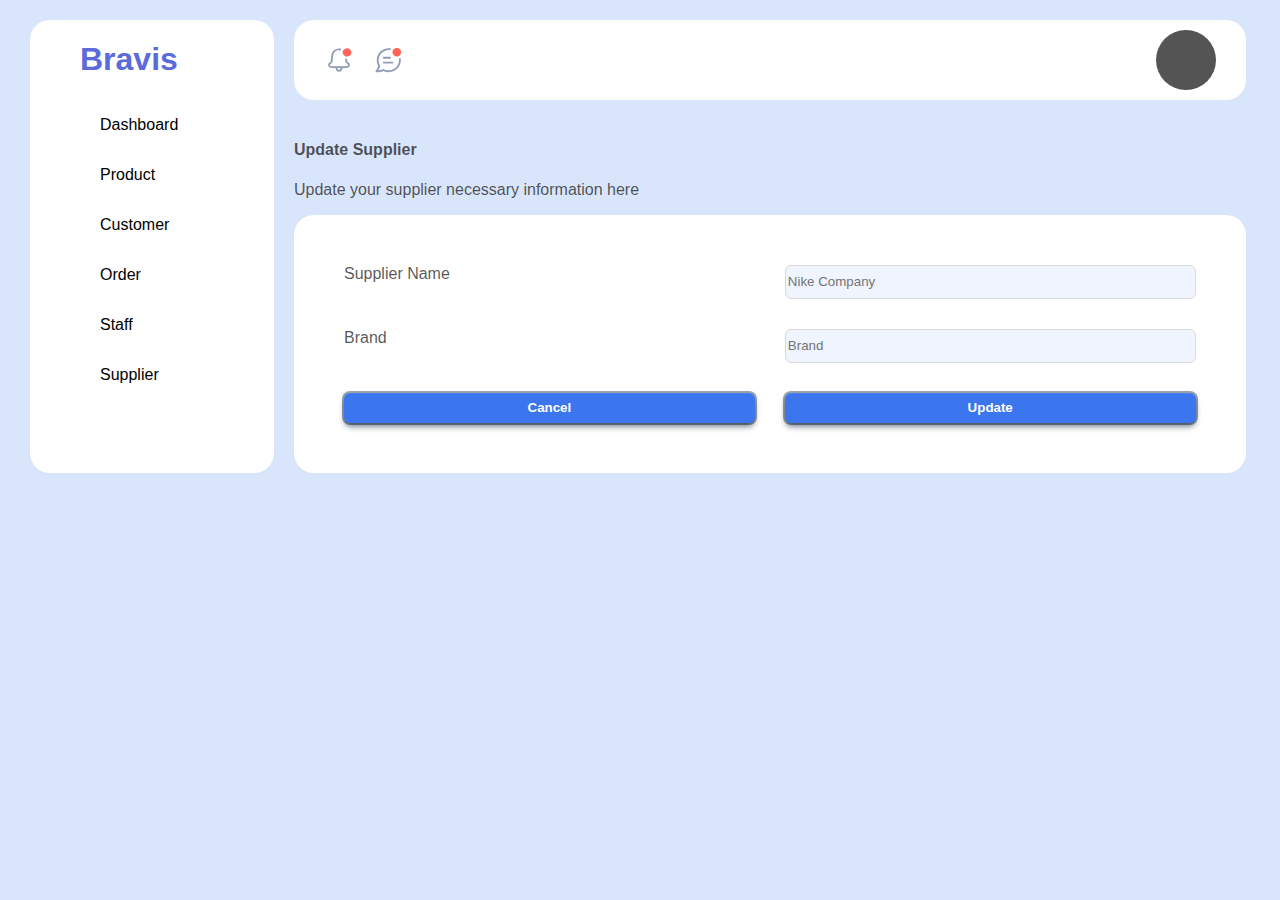
<file: pages/supplier/update_supplier.html>
<!DOCTYPE html>
<html lang="en">
<head>
    <meta charset="UTF-8">
    <meta name="viewport" content="width=device-width, initial-scale=1.0">
    <title>Update Staff</title>

    <link rel="stylesheet" href="/css/global/style.css">
    <link rel="stylesheet" href="/css/pages/staff/update_staff.css">

    <link rel="stylesheet" href="https://cdnjs.cloudflare.com/ajax/libs/font-awesome/6.5.1/css/all.min.css" integrity="sha512-DTOQO9RWCH3ppGqcWaEA1BIZOC6xxalwEsw9c2QQeAIftl+Vegovlnee1c9QX4TctnWMn13TZye+giMm8e2LwA==" crossorigin="anonymous" referrerpolicy="no-referrer" />
</head>
<body>
    <div class="session grid">
        <div class="nav flex_col">
            <a href="/index.html" target="_self">
                <h1 class="nav_text">Bravis</h1>
                <div class="flex_row">
                    <i class="fa-solid fa-house"></i>
                    <p class="nav_text">Dashboard</p>
                </div>
            </a>    
            <a href="/pages/product/index.html" target="_self">
                <div class="flex_row">
                    <i class="fa-solid fa-bag-shopping"></i>
                    <p class="nav_text">Product</p>
                </div>
            </a>
            <a href="/pages/customer/index.html" target="_self">
                <div class="flex_row">
                    <i class="fa-solid fa-users"></i>
                    <p class="nav_text">Customer</p>
                </div>
            </a>
            <a href="" target="_self">
                <div class="flex_row">
                    <i class="fa-solid fa-cart-shopping"></i>
                    <p class="nav_text">Order</p>
                </div>
            </a>
            <a href="" target="_self">
                <div class="flex_row">
                    <i class="fa-solid fa-user"></i>
                    <p class="nav_text">Staff</p>
                </div>
            </a>
            <a href="/pages/supplier/index.html" target="_self">
                <div class="flex_row">
                    <i class="fa-solid fa-user"></i>
                    <p class="nav_text">Supplier</p>
                </div>
            </a>
        </div>
        <div class="header flex_row">
            <div class="flex_row icons">
                <img src="/image/icon/bell.svg" alt="">
                <img src="/image/icon/msg.svg" alt="">
            </div>
            <div class="user_profile">
            </div>    
        </div>
        <!-- user Profile Info -->
        <div class="user_profile_info">
            <a href=""><i class="fa-solid fa-gear"></i>Edit Profile</a><br>
            <a href="/account/login/index.html"><i class="fa-solid fa-arrow-right-from-bracket"></i>Log out</a>
        </div>

        <div class="main">
            <h4><b>Update Supplier</b></h4>
            <p>Update your supplier necessary information here</p>
            <div class="update_staff_form">
                <div class="grid">
                    <div>Supplier Name</div>
                    <input type="text" placeholder="Nike Company">
                    <div>Brand</div>
                    <input type="text" placeholder="Brand">
                    <button>Cancel</button>
                    <button>Update</button>
                </div>
            </div>
        </div>
    </div>


        <!-- script -->
        <script src="/js/user_profile_info_popup.js"></script>

</body>
</html>
</file>
<file: css/global/style.css>
:root{
    --primary-color:#000000;
    --background-color:#D9E5FA;
    --secondary-color:#ffffff;
    --text-blue-color:#5B6BDC;
    --box-blue-color:#3B76EF;
    --box-violet-color:#A66DD4;
    --box-skyblue-color:#63C7FF;
    --box-lightgreen-color:#6DD4B1;
    --login-form-color:#80ADBCE5;
    --login-btn-color:#D8E7EE;
    --box-yellow-color:#F3D950;
    --box-red-color:#DF1212;
    --box-background-color:#F7FAFF;
    --text-title-gray-color:#504F54;
    --text-gray-color:#1E1E1EC2;
    --border-gray-color:#D9D9D9;
    --table-bg-skyblue-color:#DFEAFD;
}
@import url('https://fonts.googleapis.com/css2?family=Inria+Sans&display=swap');
body,html{
    margin: 0;
    padding: 0;
    color: var(--text-gray-color);
    background-color: var(--background-color);
    font-family: 'Inria Sans', sans-serif;
}
a{
    color: var(--primary-color);
    text-decoration: none;
    cursor: pointer;
}
a:visited{
    color: var(--primary-color);
}
i,button{
    cursor: pointer;
}

.flex_row{
    display: flex;
    flex-direction: row;
    align-items: baseline;
    gap: 20px;
}
.flex_col{
    display: flex;
    flex-direction: column;
}
.grid{
    display: grid;
    grid-template-columns: repeat(2,1fr);
}
.status{
    display: inline-block;
    border-radius: 10px;
    padding: 5px 10px;
    font-size: 10px;
    color: var(--secondary-color);
}
.status_complete{
    border: 1px solid var(--box-lightgreen-color);
    background-color: var(--box-lightgreen-color);
}
.status_cancelled{
    border: 1px solid var(--box-red-color);
    background-color: var(--box-red-color);
}
.status_pending{
    border: 1px solid var(--box-yellow-color);
    background-color: var(--box-yellow-color);
}


/*  */
.session{
    margin: 20px 30px;
    grid-template-columns: 20% 78%;
    /* grid-template-rows: 15% 85%; */
    gap: 20px;
    height: 100%;
}
.nav{
    grid-row: span 2;
    background-color: var(--secondary-color);
    border-radius: 20px;
    padding-left: 50px;

}
.nav h1{
    color: var(--text-blue-color);
}
.nav .flex_row:hover{
    color: var(--text-blue-color);
}
.header{
    padding: 10px 30px;
    justify-content: space-between;
    align-items: center;
    border-radius: 20px;
    position: relative;
    background-color: var(--secondary-color);   
}
.header .icons > img{
    width: 30px;
    height: 30px;
}
.header .user_profile{
    width: 60px;
    height: 60px;
    border-radius: 50%;
    background-color: var(--text-gray-color);

}
.user_profile_info{
    display: none;
    position: absolute;
    right: 30px;
    top: 90px;
    line-height: 30px;
    background-color: var(--secondary-color);
    border: 1px solid var(--text-gray-color);
    border-radius: 10px;
    color: var(--text-gray-color);
    padding: 10px;
}
.user_profile_info>a:hover{
    color: var(--box-blue-color);
}
.product_img{
    width: 40px;
    height: 40px;
    line-height: 20px;
    margin: 5px 0px;
    background-color: var(--text-gray-color);
}
/* table */
table{
    font-weight: bold;
    text-align: center;
    border-collapse: collapse;
    width: 100%;

}
tr .first_title{
    border-top-left-radius: 10px;
    overflow-x: scroll;
}
tr .last_title{
    border-top-right-radius: 10px;
}
th{
    background-color: var(--box-blue-color);
    height: 50px;
    color: var(--secondary-color);
}
tr{
    height: 45px;
    font-weight: normal;
    color: var(--text-title-gray-color);
}
tr:nth-child(even){
    background-color: var(--secondary-color);
}
tr:nth-child(odd){
    background-color: var(--table-bg-skyblue-color);
}
tr .last_row_left{
    text-align: left;
    border-bottom-left-radius: 10px;
}
tr .last_row_right{
    text-align: right;
    border-bottom-right-radius: 10px;
}

.item_flex_row{
    justify-content: center;
    align-items: center;
}
td .sizes{
    justify-content: center;
}
.box_green{
    background-color: var(--box-lightgreen-color);
    padding: 5px 10px;
    border-radius: 10px;
    font-size: 12px;
    font-weight: normal;
    color: var(--secondary-color);
}
.pagination {
    display: inline-block;
}
  
.pagination a {
    color: var(--text-gray-color);
    float: left;
    padding: 8px 16px;
    text-decoration: none;
}
  
.pagination a.active {
    background-color: var(--box-blue-color);
    color: white;
}
  
.pagination a:hover:not(.active) {
    background-color: #ddd;
}

@media (max-width:1000px) and (min-width:768px) {
    .session{
        margin: 20px 20px;
        grid-template-columns: 5% 90%;
        /* grid-template-rows: 15% 85%; */
        gap: 20px;
        height: 100%;
    }
    .nav_text{
        display: none;
    }
    .nav{
        border-radius: 6px;
        padding: 10px;
    }
    .nav a div > i{
        padding: 10px 0px;
    }
}
@media (max-width:767px) and (min-width:320px) {
    .session{
        margin: 20px 0px;
        grid-template-columns: 10% 85%;
        /* grid-template-rows: 15% 85%; */
        gap: 10px;
        height: 100%;
    }
    .nav_text{
        display: none;
    }
    .nav{
        border-radius: 6px;
        padding: 10px;
    }
    .nav a div > i{
        padding:10px 0px;
    }
}
</file>
<file: css/account/login/login.css>
.background_image{
    width: 100%;
    height: 100vh;
    background-image: url(/image/carolinie-cavalli-Qw3w0oBH63s-unsplash\ \(1\)\ 1.png) !important;
    background-position: center;
    background-repeat: no-repeat;
    background-size: cover;
}
.background_image .flex_row{
    height: 100vh;
    justify-content: center;
    align-items: center;
}
.background_image div >form{
    border-radius: 20px;
    padding: 50px;
    /* width: 30%; */
    height: auto;
    /* margin: auto; */
    justify-content: center;
    align-items: center;
    align-content: center;
    text-align: center;
    background-color: var(--login-form-color);
}
.background_image div >form h2,.background_image div >form p{
    margin: 5px 0px;
    color: var(--secondary-color);
}
.background_image div form .login_form{
    padding: 50px 0px;
}
.background_image div form .login_form div >img {
    position: relative;
    top: 10px;
    right: 10px;
}
.background_image div form .login_form div >input{
    border: none;
    border-radius: 6px;
    /* border-bottom-color:1px solid var(--primary-color); */
    background-color: #fefefe4d;
    height: 30px;
    padding-left: 20px ;
    color: var(--secondary-color);
}
.login_btn{
    /* margin: 50px 0px; */
    /* margin-bottom: 100px; */
    border-radius: 10px;
    padding: 5px 15px;
    font-weight: bold;
    color: var(--login-form-color) !important;
    background-color: var(--login-btn-color);
    box-shadow: rgba(50, 50, 93, 0.25) 0px 6px 12px -2px, rgba(0, 0, 0, 0.3) 0px 3px 7px -3px;
}
.login_btn:hover{
    color: #35555e !important;

}
</file>
<file: css/pages/customer/customer.css>
.session1{
    padding: 30px 15px;
    border-radius: 10px;
    margin: 10px 0px;
    background-color: var(--secondary-color);
}
.session1 .grid{
    gap: 20px;
}
.session1 .grid input{
    border-radius: 6px;
    width: 100%;
    height: 30px;
    color: var(--text-gray-color);
    background-color: #dfeafd81;
    border: 1px solid var(--border-gray-color);
}
.session1 .grid .flex_row >button{
    padding: 10px 30px; 
    border-radius: 6px;
    width: 100%;
    border: none;
    color: var(--secondary-color);
    background-color: var(--box-blue-color);
}
.session1 .grid .flex_row >button:last-child{
    background-color: var(--text-title-gray-color);    
}

@media (max-width:767px) and (min-width:320px){
    .main .session1 .grid{
        grid-template-columns: 1fr !important;
    }
    table{
        font-size: 12px;
    }
}
</file>
<file: css/pages/order/order.css>
.session1{
    padding: 30px 15px;
    border-radius: 10px;
    margin: 10px 0px;
    background-color: var(--secondary-color);
}
.session1 .grid{
    grid-template-columns: repeat(4,1fr);
    gap: 20px;
    align-items: end;

}
.session1 .grid input{
    border-radius: 6px;
    width: 100%;
    height: 30px;
    color: var(--text-gray-color);
    background-color: #dfeafd81;
    border: 1px solid var(--border-gray-color);
}
.session1 .grid div >button{
    padding: 10px 30px; 
    border-radius: 6px;
    width: 100%;
    border: none;
    color: var(--secondary-color);
    background-color: var(--box-blue-color);
}
.session1 .grid .flex_row >button:last-child{
    background-color: var(--text-title-gray-color);    
}

@media (max-width:767px) and (min-width:320px)
{
    .session1 .grid{
        grid-template-columns: repeat(2,1fr);
    }
}
</file>
<file: css/pages/product/product.css>
.session1{
    justify-content: space-between;
}
.session1 >a{
    background-color: var(--box-blue-color);
    color: var(--secondary-color);
    padding:10px;
    border-radius: 6px;
}
.session2{
    padding: 30px 15px;
    border-radius: 10px;
    margin: 10px 0px;
    background-color: var(--secondary-color);
}
.session2 > .grid{
    gap: 10px;
    grid-template-columns: repeat(4,1fr);
    align-items: end;
}
.session2 .grid input,.session2 .grid select{
    color: var(--text-gray-color);
    height: 30px;
    margin: 0;
    padding: 0;
    border: 1px solid rgba(0, 0, 0, 0.11);
}
.session2 .grid .buttons{
    justify-content: space-around;
}
.session2 .grid .buttons >button{
    padding: 10px 30px;
    border-radius: 6px;
    border: none;
    color: var(--secondary-color);
}
.filter_button{
    background-color: var(--box-blue-color);
}
.reset_button{
    background-color: var(--text-title-gray-color);
}
  
@media (max-width:1000px) and (min-width:768px){
    .main .session2 .grid{
        grid-template-columns: repeat(3,1fr);
    }
    .main .session3{
        font-size: 14px;
    }
    .main .session3 table .sizes {
        gap: 5px;
    }
}

@media (max-width:767px) and (min-width:320px){
    .main .session2 .grid{
        grid-template-columns: 1fr;
    }
    .main .session3{
        font-size: 10px;
    }
    .main .session3 table .sizes {
        gap: 5px;
    }
    .box_green{
        font-size: 10px;
    }
}
</file>
<file: css/pages/staff/staff.css>
.session1{
    justify-content: space-between;
}
.session1 >a{
    background-color: var(--box-blue-color);
    color: var(--secondary-color);
    padding:10px;
    border-radius: 6px;
}
.session2{
    padding: 30px 15px;
    border-radius: 10px;
    margin: 10px 0px;
    background-color: var(--secondary-color);
}
.session2 .grid{
    grid-template-columns: repeat(3,1fr);
    gap: 10px;
}
.session2 .grid input,.session2 .grid select{
    border-radius: 6px;
    height: 30px;
    color: var(--text-gray-color);
    border: 1px solid rgba(0, 0, 0, 0.11);
}
.session2 .grid >button{
    padding: 10px 30px;
    border-radius: 6px;
    border: none;
    color: var(--secondary-color);
    background-color: var(--box-blue-color);
}

@media (max-width:767px) and (min-width:320px){
    .session2 .grid{
        grid-template-columns: 1fr;
    }
    .session3 div table{
        font-size: 14px;
        
    }
}
</file>
<file: css/pages/customer/edit_customer.css>
.update_customer_form{
    background-color: var(--secondary-color);
    border-radius: 20px;
    padding: 50px;
}

.update_customer_form .grid {
    justify-content: center;
    gap: 30px;
}

.update_customer_form .grid >input {
    height: 30px;
    border:1px solid var(--border-gray-color);
    border-radius: 6px;
    background-color: #dfeafd81;
}
.update_customer_form .grid > button{
    background-color: var(--box-blue-color);
    color: var(--secondary-color);
    font-weight: bold;
    height: 30px;
    border-radius: 6px;
    border: none;
    box-shadow: rgba(6, 24, 44, 0.4) 0px 0px 0px 2px, rgba(6, 24, 44, 0.65) 0px 4px 6px -1px, rgba(255, 255, 255, 0.08) 0px 1px 0px inset;
}
</file>
<file: css/pages/product/add_product.css>
.main .add_product_form{
    background-color: var(--secondary-color);
    padding:10px;
    border-radius: 10px;
}
.main .add_product_form h3{
    padding-left: 100px;
}
.main .add_product_form .add_product_grid
{
    gap: 20px !important;
    justify-content: center;
    align-items: start;
    margin: auto;
    padding: 30px 50px 30px 100px;
}
.main .add_product_form .grid input,.main .add_product_form .grid select{
    height: 30px;
    width: 100%;
    border:1px solid var(--border-gray-color);
    border-radius: 6px;
    background-color: #dfeafd81;

}
.product_price{
    border-radius: 6px;
    padding-left:5px;
    background-color: #dfeafd81;
    border:1px solid var(--border-gray-color);
}
.product_price >input{
    border-bottom-left-radius: 0px !important;
    border-top-left-radius: 0px !important;
}
.add_product_form .add_product_grid .size{
    justify-content: start;
    align-items: center !important;
}
.add_product_form .add_product_grid .size > input{
    width: auto !important;
}
.buttons{
    height: 30px;
    background-color: var(--box-blue-color);
    color: var(--secondary-color);
    border: none;
    font-weight: bold;
    border-radius: 6px;
    box-shadow: rgba(6, 24, 44, 0.4) 0px 0px 0px 2px, rgba(6, 24, 44, 0.65) 0px 4px 6px -1px, rgba(255, 255, 255, 0.08) 0px 1px 0px inset;
}


@media (max-width:767px) and (min-width:320px){
    .main .add_product_form .add_product_grid
    {
        grid-template-columns: 1fr;
        justify-content: start;
        padding: 30px 0px;

    }
    .main .add_product_form h3{
        padding-left: 10px;
    }
    .add_product_form .add_product_grid .size{
        gap: 10px;
    }
}
</file>
<file: css/pages/product/edit_product.css>
.main .edit_product_form{
    background-color: var(--secondary-color);
    padding:10px;
    border-radius: 10px;
}
.main .edit_product_form h3{
    padding-left: 100px;
}
.main .edit_product_form .edit_product_grid
{
    gap: 20px !important;
    justify-content: center;
    align-items: start;
    margin: auto;
    padding: 30px 50px;
}
.main .edit_product_form .grid input,.main .edit_product_form .grid select{
    height: 30px;
    width: 100%;
    border:1px solid var(--border-gray-color);
    border-radius: 6px;
    background-color: #dfeafd81;

}
.product_price{
    border-radius: 6px;
    padding-left:5px;
    background-color: #dfeafd81;
    border:1px solid var(--border-gray-color);
}
.product_price >input{
    border-bottom-left-radius: 0px !important;
    border-top-left-radius: 0px !important;
}
.edit_product_form .edit_product_grid .size{
    justify-content: start;
    align-items: center !important;
}
.edit_product_form .edit_product_grid .size > input{
    width: 100%;
}
.buttons{
    height: 30px;
    background-color: var(--box-blue-color);
    color: var(--secondary-color);
    border: none;
    font-weight: bold;
    border-radius: 6px;
    box-shadow: rgba(6, 24, 44, 0.4) 0px 0px 0px 2px, rgba(6, 24, 44, 0.65) 0px 4px 6px -1px, rgba(255, 255, 255, 0.08) 0px 1px 0px inset;
}

@media (max-width:767px) and (min-width:320px){
    .main .edit_product_form .edit_product_grid
    {
        grid-template-columns: 1fr;
        justify-content: start;
        padding: 30px 0px;
    }
    .main .edit_product_form h3{
        padding-left: 10px;
    }
    .edit_product_form .edit_product_grid .size{
        gap: 10px;
    }
}
</file>
<file: css/pages/staff/add_staff.css>
.add_staff_form{
    background-color: var(--secondary-color);
    border-radius: 20px;
    padding: 50px;
}

.add_staff_form .grid {
    justify-content: center;
    gap: 30px;
}

.add_staff_form .grid >input {
    height: 30px;
    border:1px solid var(--border-gray-color);
    border-radius: 6px;
    background-color: #dfeafd81;
}
.add_staff_form .grid > button{
    background-color: var(--box-blue-color);
    color: var(--secondary-color);
    font-weight: bold;
    height: 30px;
    border-radius: 6px;
    border: none;
    box-shadow: rgba(6, 24, 44, 0.4) 0px 0px 0px 2px, rgba(6, 24, 44, 0.65) 0px 4px 6px -1px, rgba(255, 255, 255, 0.08) 0px 1px 0px inset;
}
</file>
<file: css/pages/staff/update_staff.css>
.update_staff_form{
    background-color: var(--secondary-color);
    border-radius: 20px;
    padding: 50px;
}

.update_staff_form .grid {
    justify-content: center;
    gap: 30px;
}

.update_staff_form .grid >input {
    height: 30px;
    border:1px solid var(--border-gray-color);
    border-radius: 6px;
    background-color: #dfeafd81;
}
.update_staff_form .grid button{
    background-color: var(--box-blue-color);
    color: var(--secondary-color);
    font-weight: bold;
    height: 30px;
    border-radius: 6px;
    border: none;
    box-shadow: rgba(6, 24, 44, 0.4) 0px 0px 0px 2px, rgba(6, 24, 44, 0.65) 0px 4px 6px -1px, rgba(255, 255, 255, 0.08) 0px 1px 0px inset;
}
</file>
